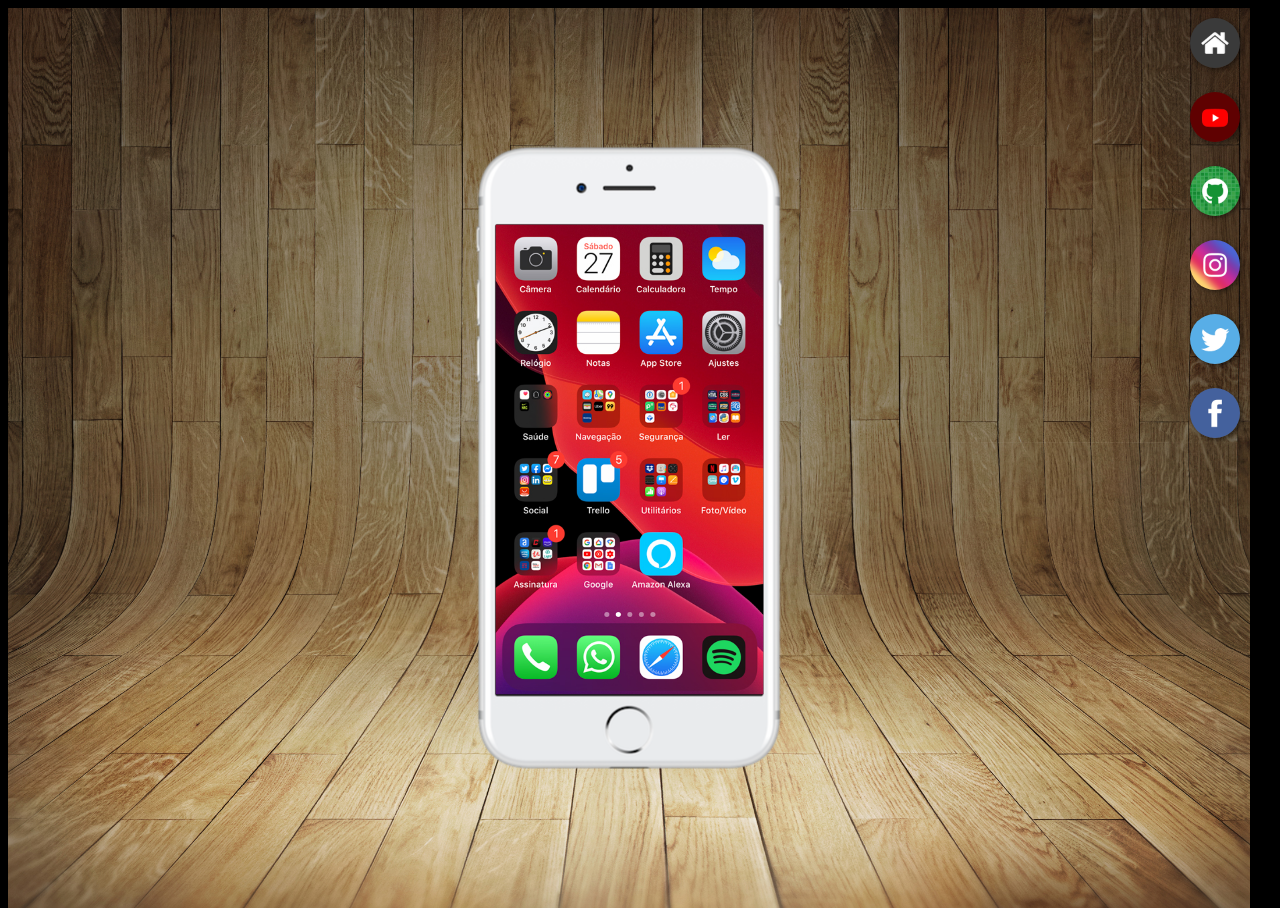
<file: index.html>
<!DOCTYPE html>
<html lang="pt-br">
<head>
    <meta charset="UTF-8">
    <meta name="viewport" content="width=
    , initial-scale=1.0">
    <link rel="shortcut icon" href="favicon.ico" type="image/x-icon">
    <link rel="stylesheet" href="estilos/style.css">
    <title>Projeto Redes Sociais</title>

</head>
<body>
    <main>
        <section id="telefone">
            <iframe src="home.html" name="tela" id="tela" frameborder="0"></iframe>
    

        </section>
        <section id="redes-sociais">
            <a href="home.html" target="tela"><img src="imagens/logo-home.jpg" alt="Home"></a><br>
            <a href="youtube.html" target="tela"><img src="imagens/logo-youtube.jpg" alt="YouTube"></a><br>
            <a href="github.html" target="tela"><img src="imagens/logo-github.jpg" alt="GitHub"></a><br>
            <a href="instagram.html" target="tela"><img src="imagens/logo-instagram.jpg" alt="Instagram"></a><br>
            <a href="twitter.html" target="tela"><img src="imagens/logo-twitter.jpg" alt="Twitter"></a><br>
            <a href="facebook.html" target="tela"><img src="imagens/logo-facebook.jpg" alt="Facebook"></a><br>



    </main>   
    
</body>
</html>
</file>
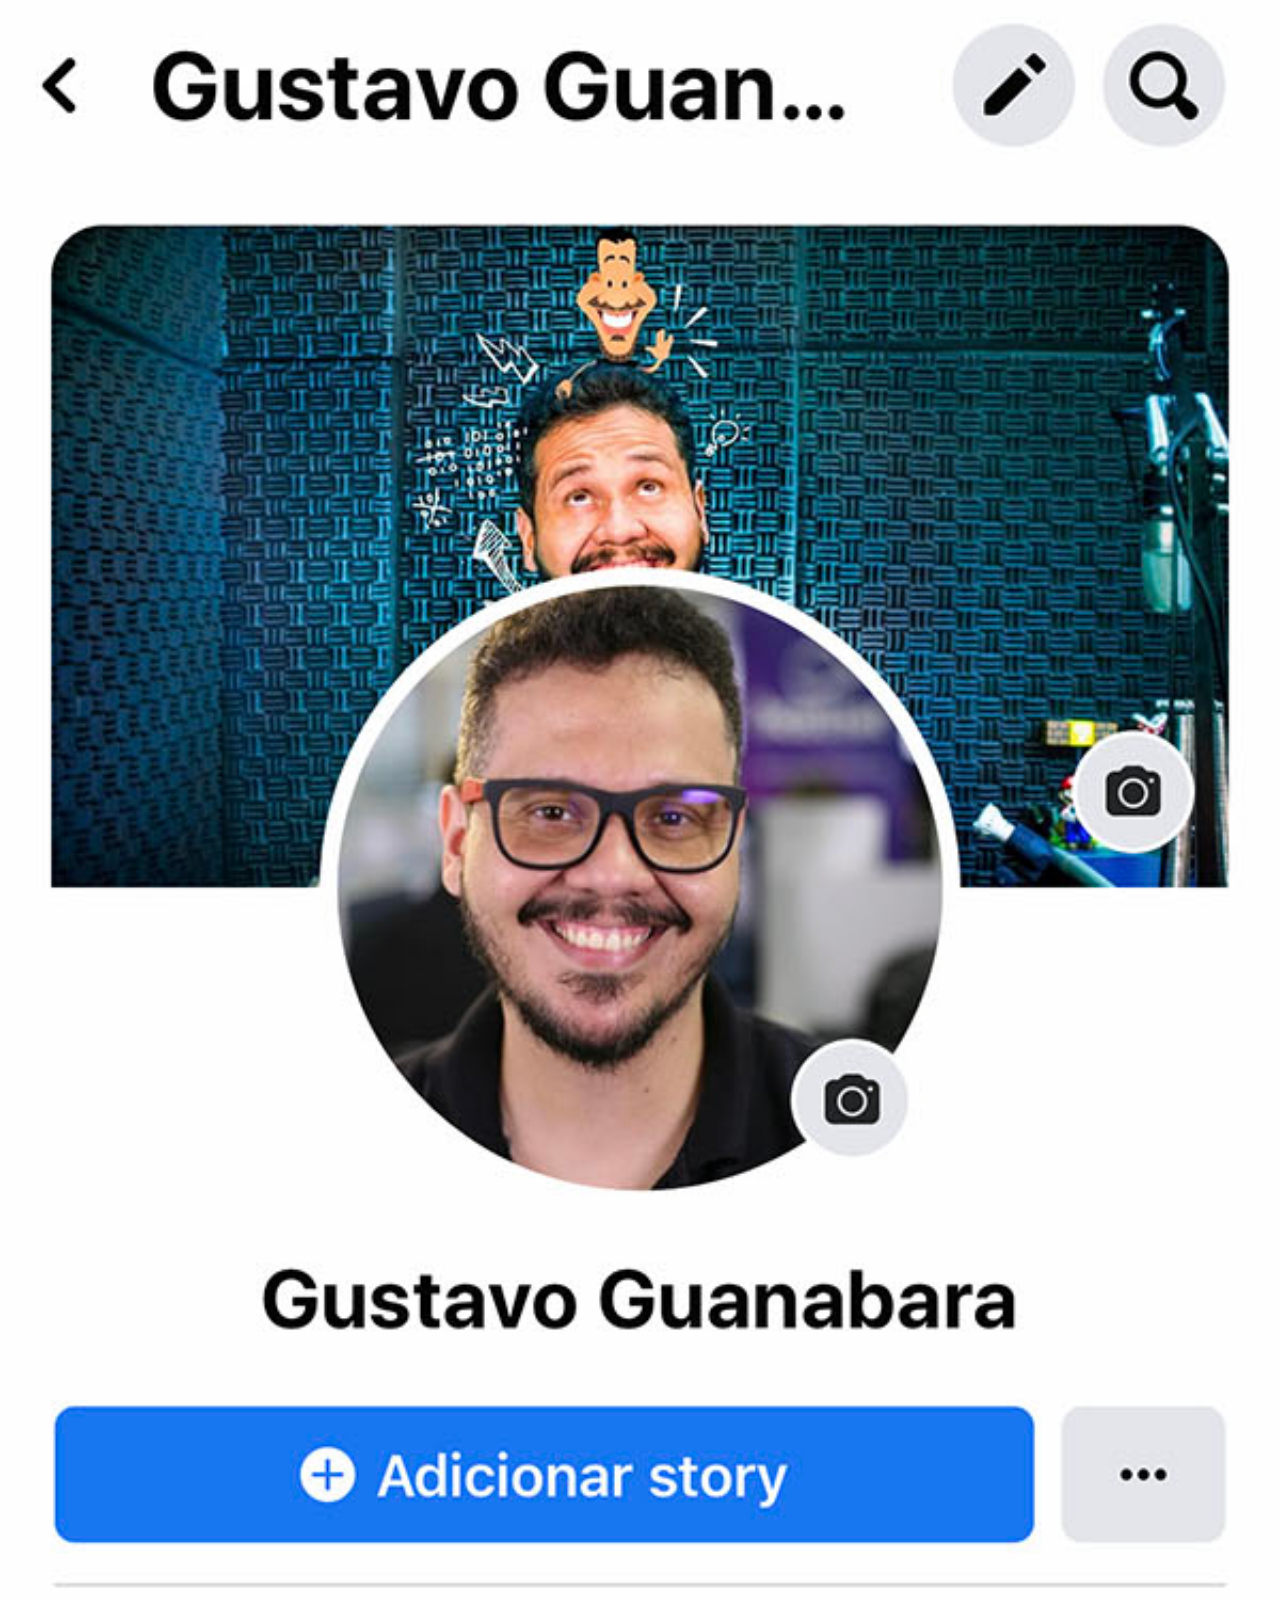
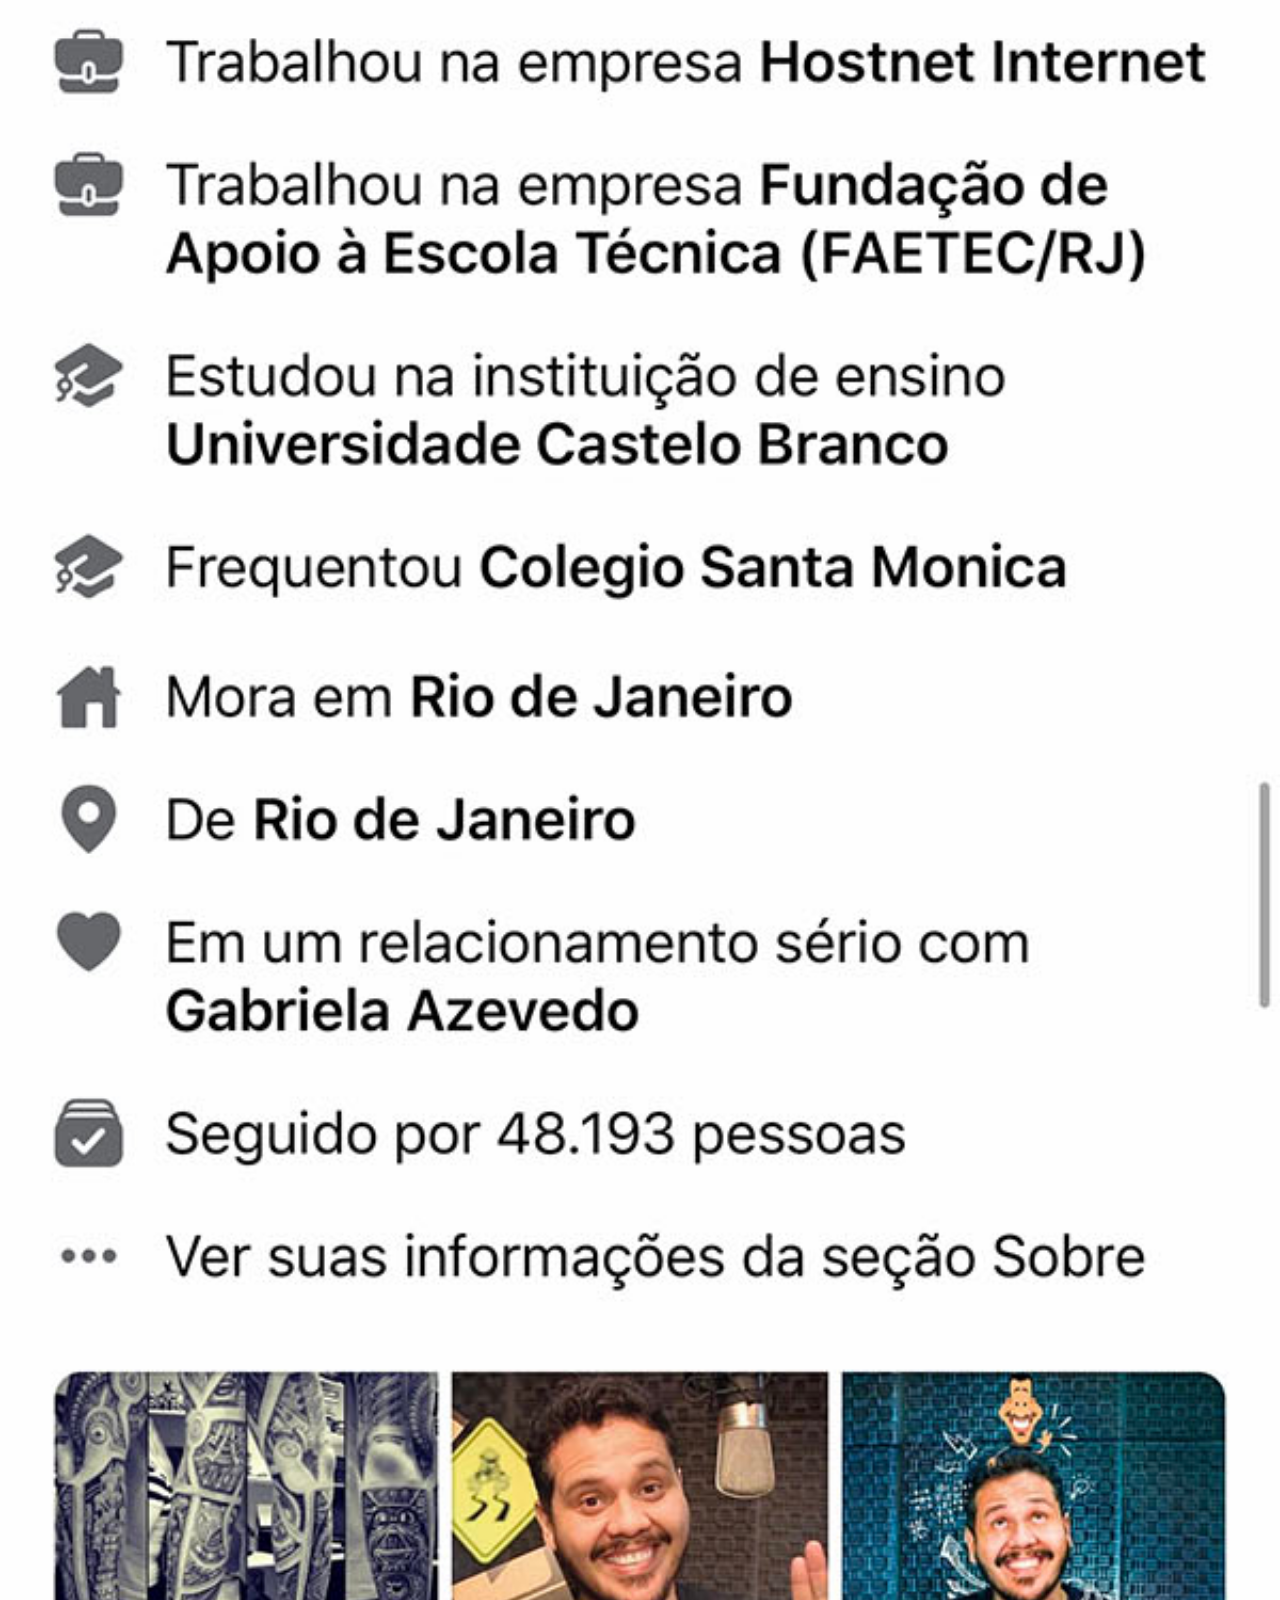
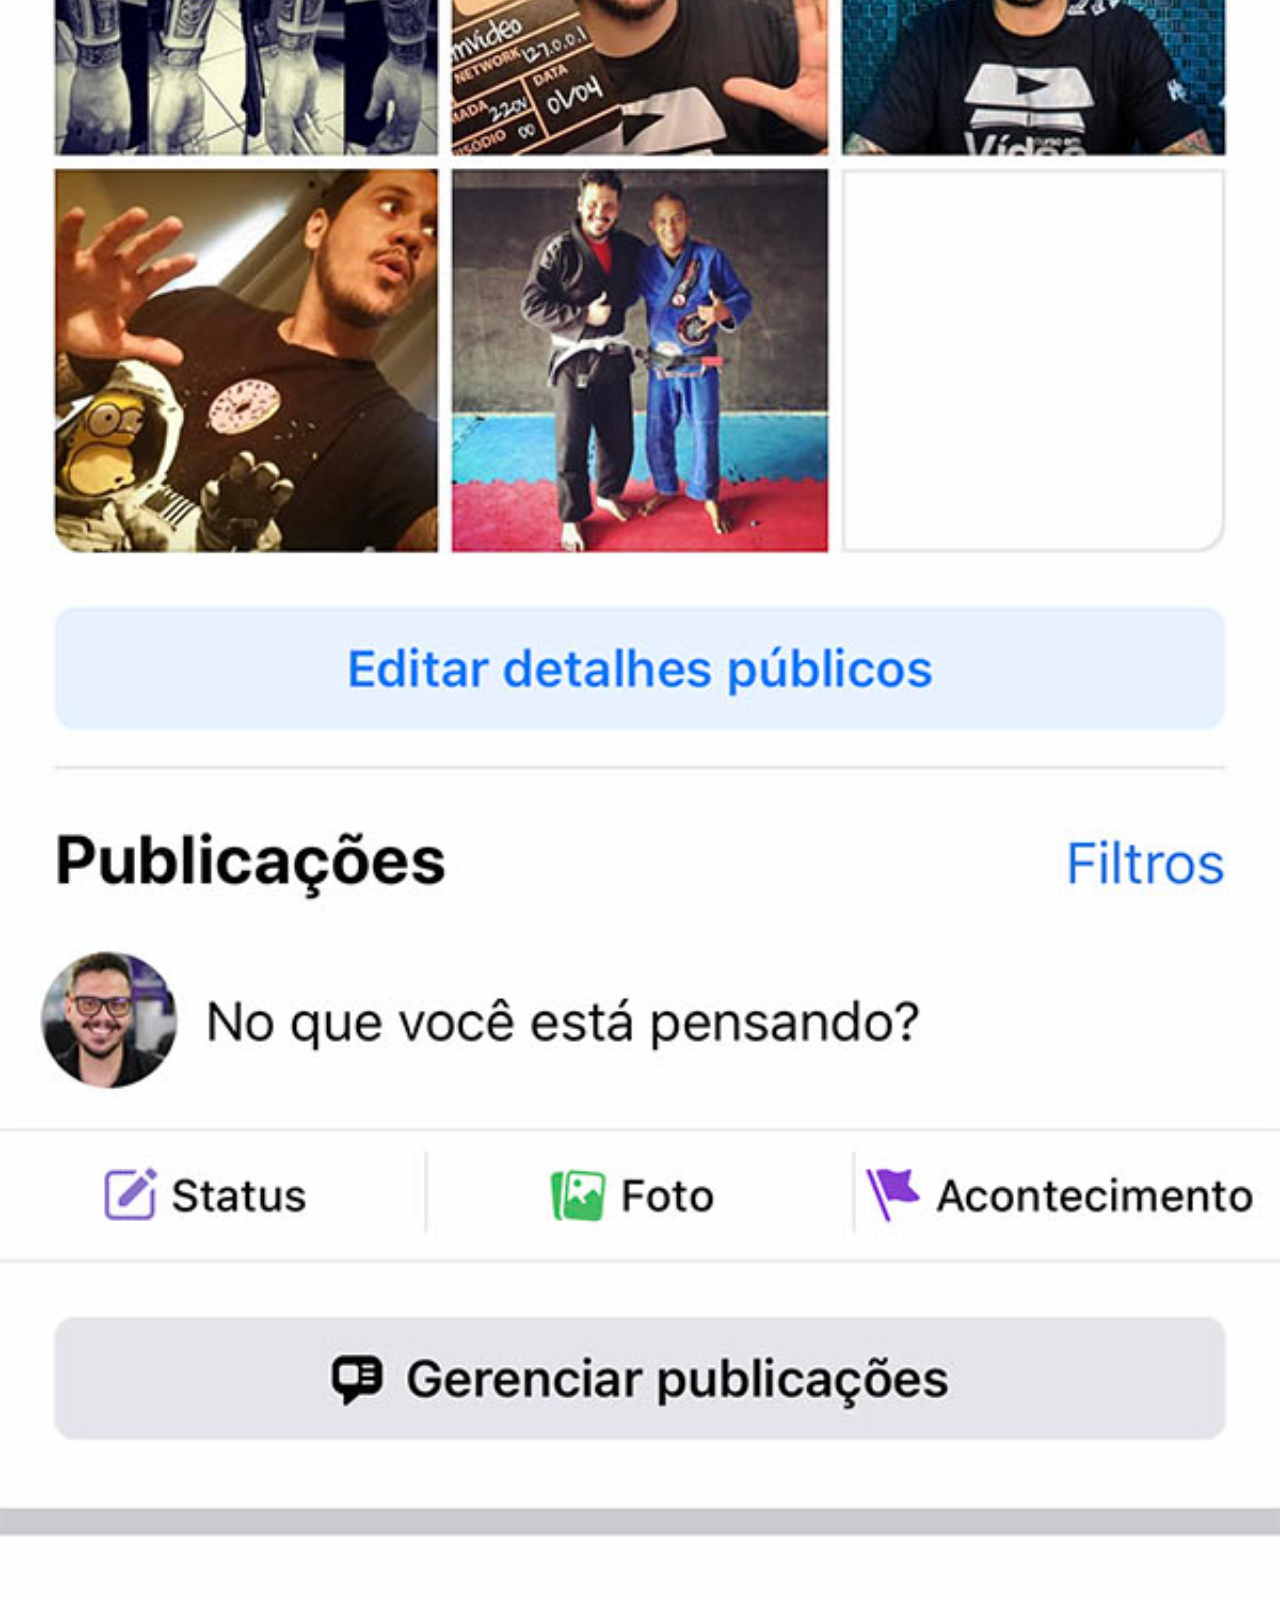
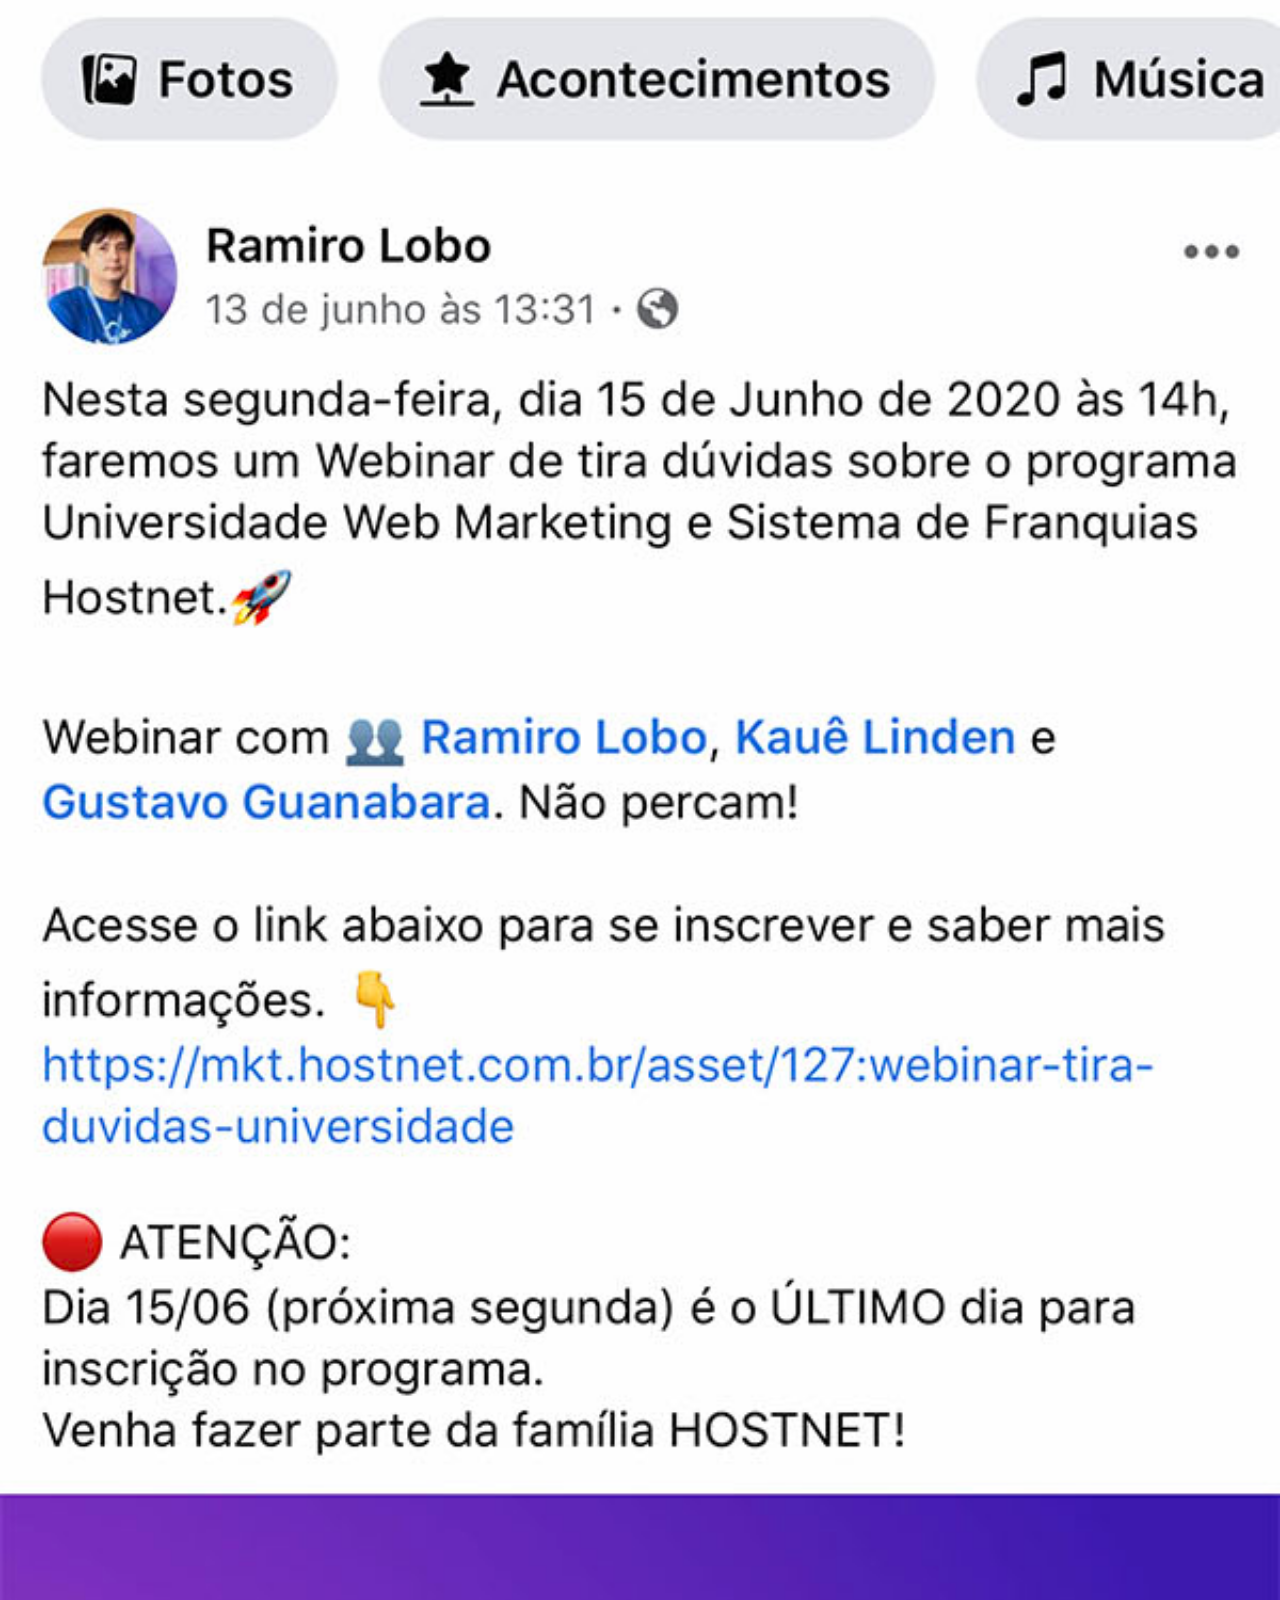
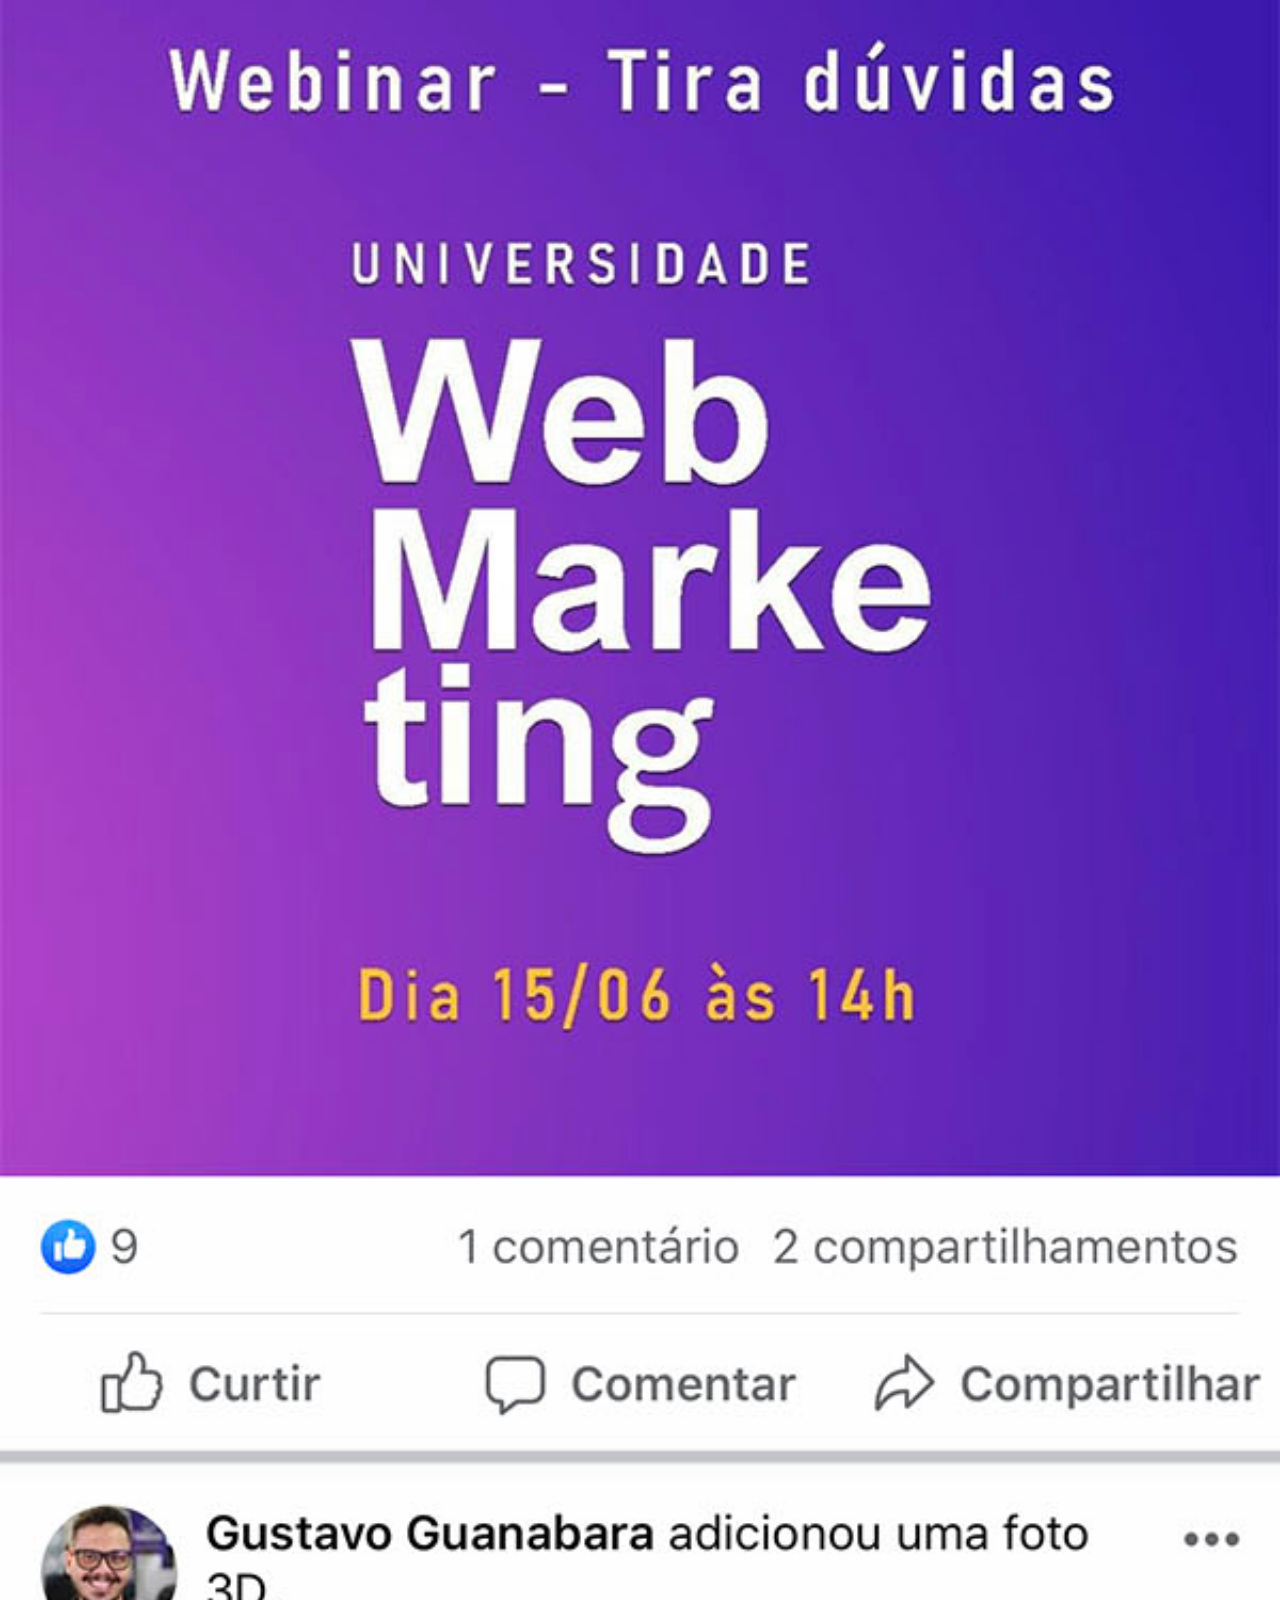
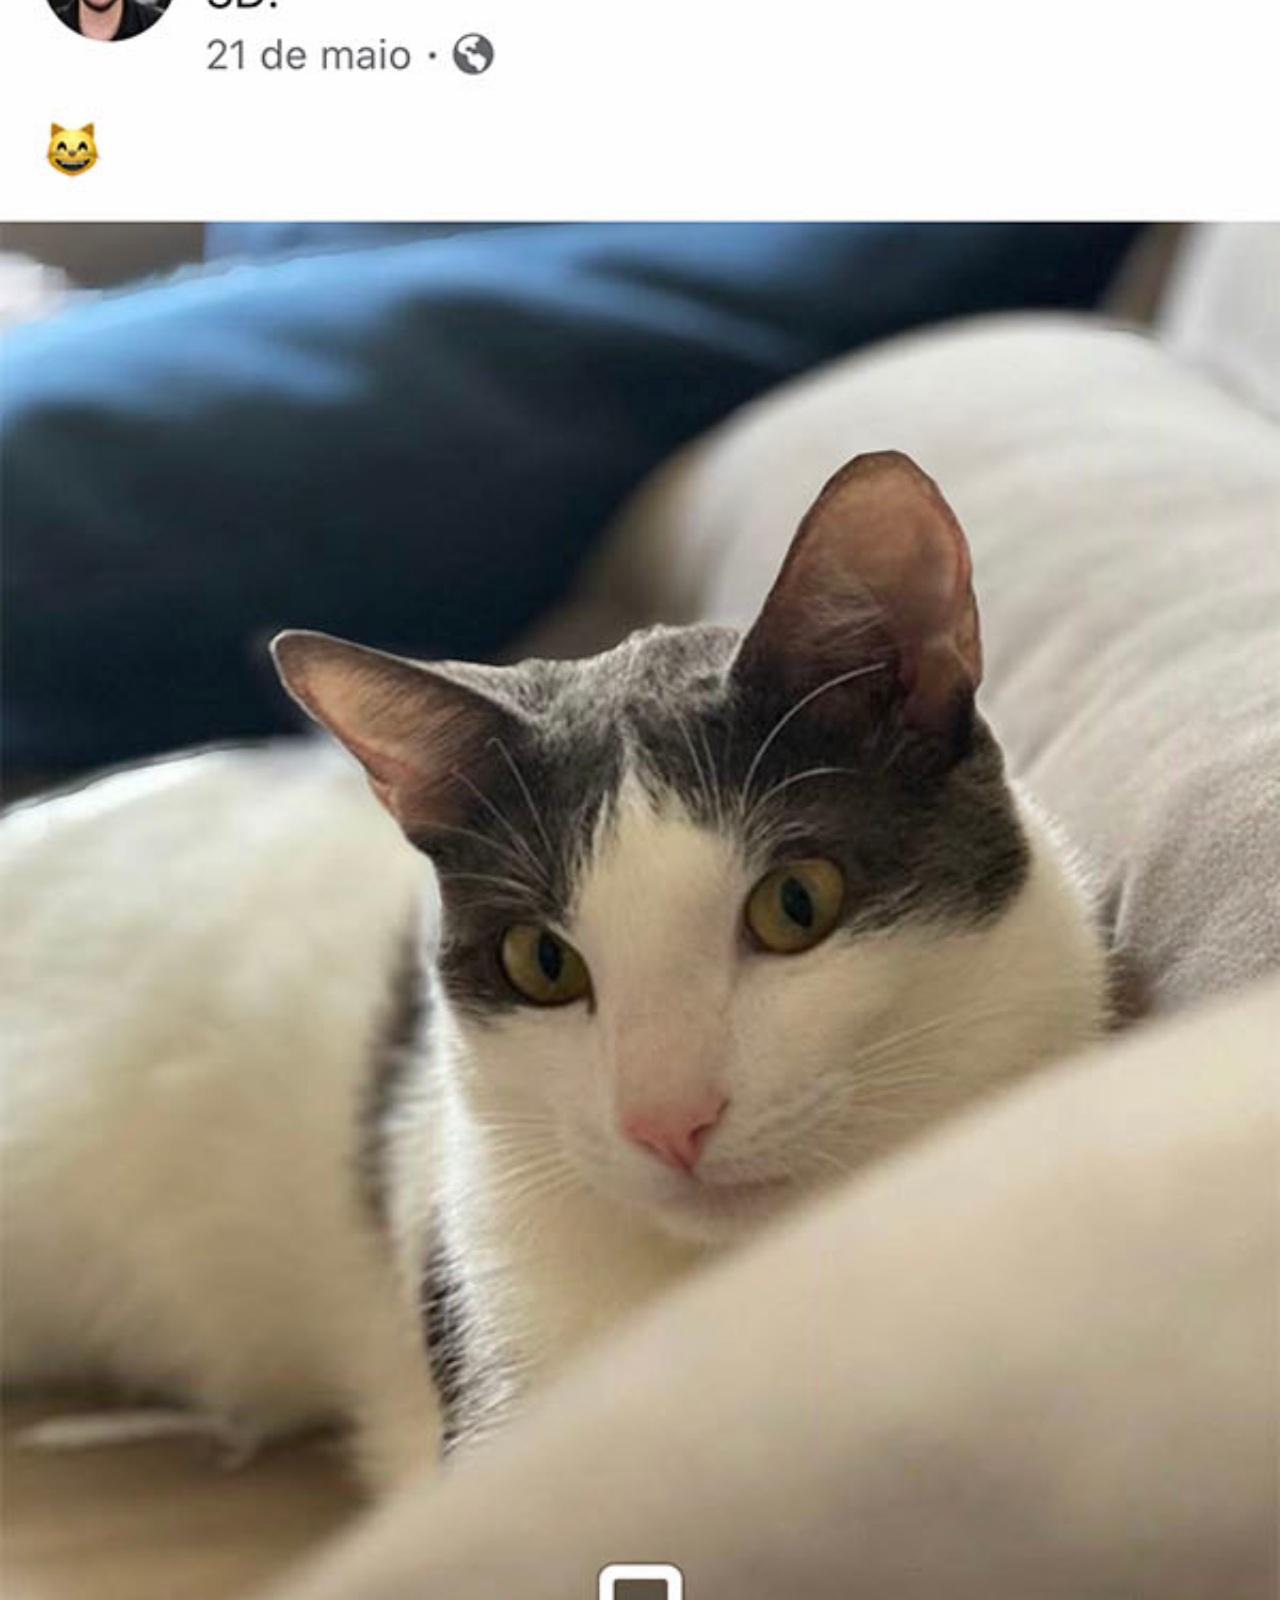
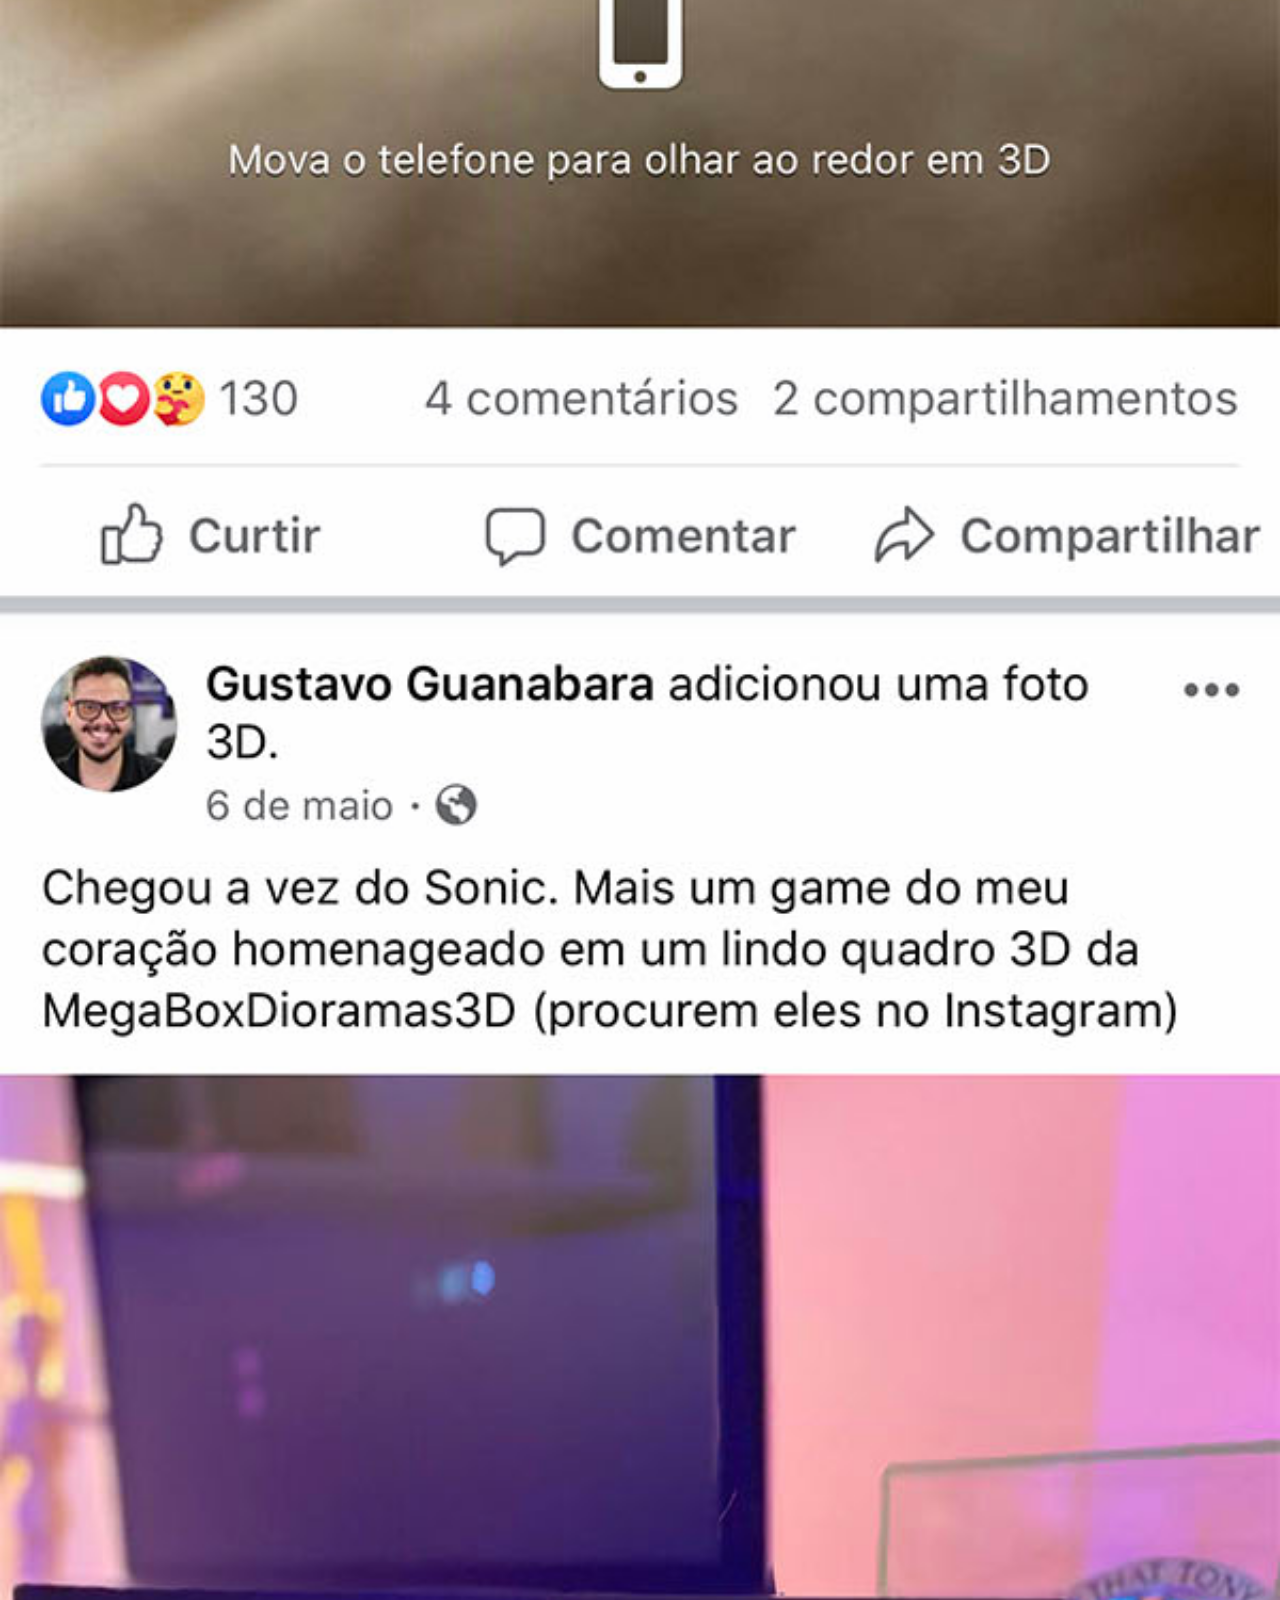
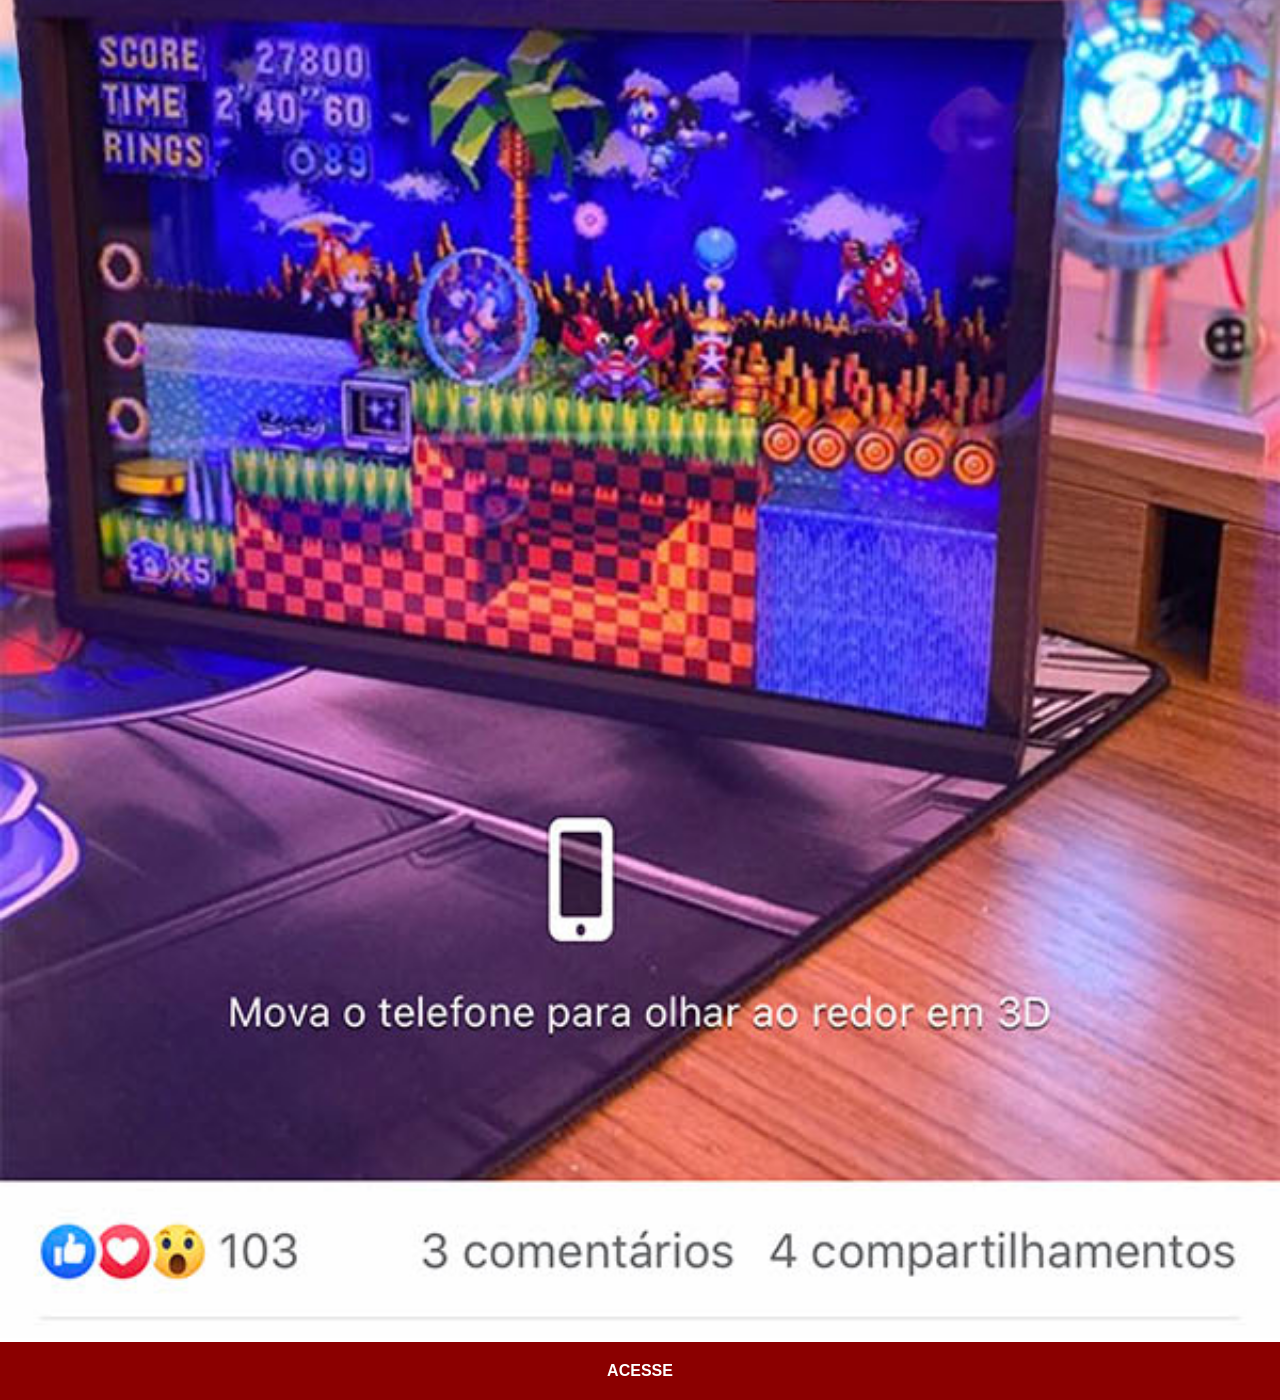
<file: facebook.html>
<!DOCTYPE html>
<html lang="pt-br">
<head>
    <meta charset="UTF-8">
    <meta name="viewport" content="width=device-width, initial-scale=1.0">
    <title>Facebook</title>
    <link rel="stylesheet" href="estilos/social.css">
</head>
<body>
    <img src="imagens/tela-facebook.jpg" alt="Facebook">
    <a href="#">ACESSE</a>
    
</body>
</html>
</file>
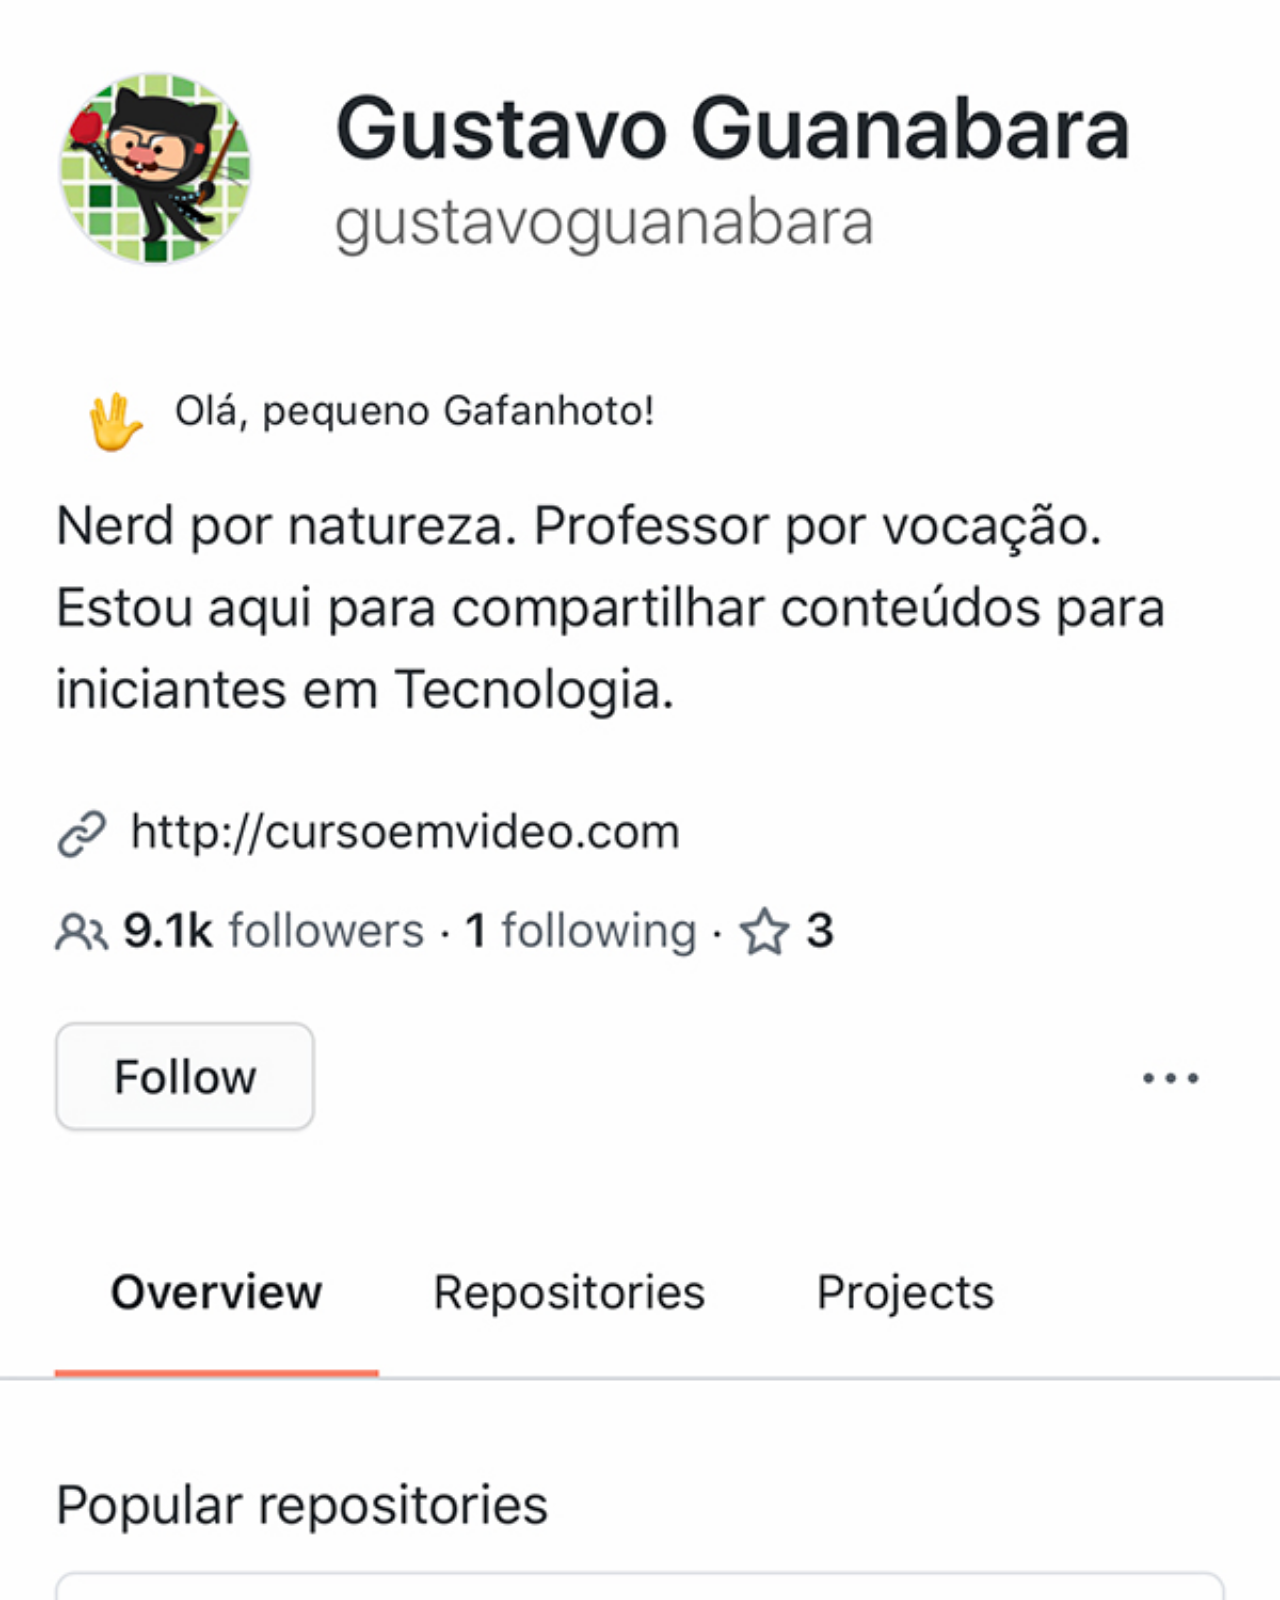
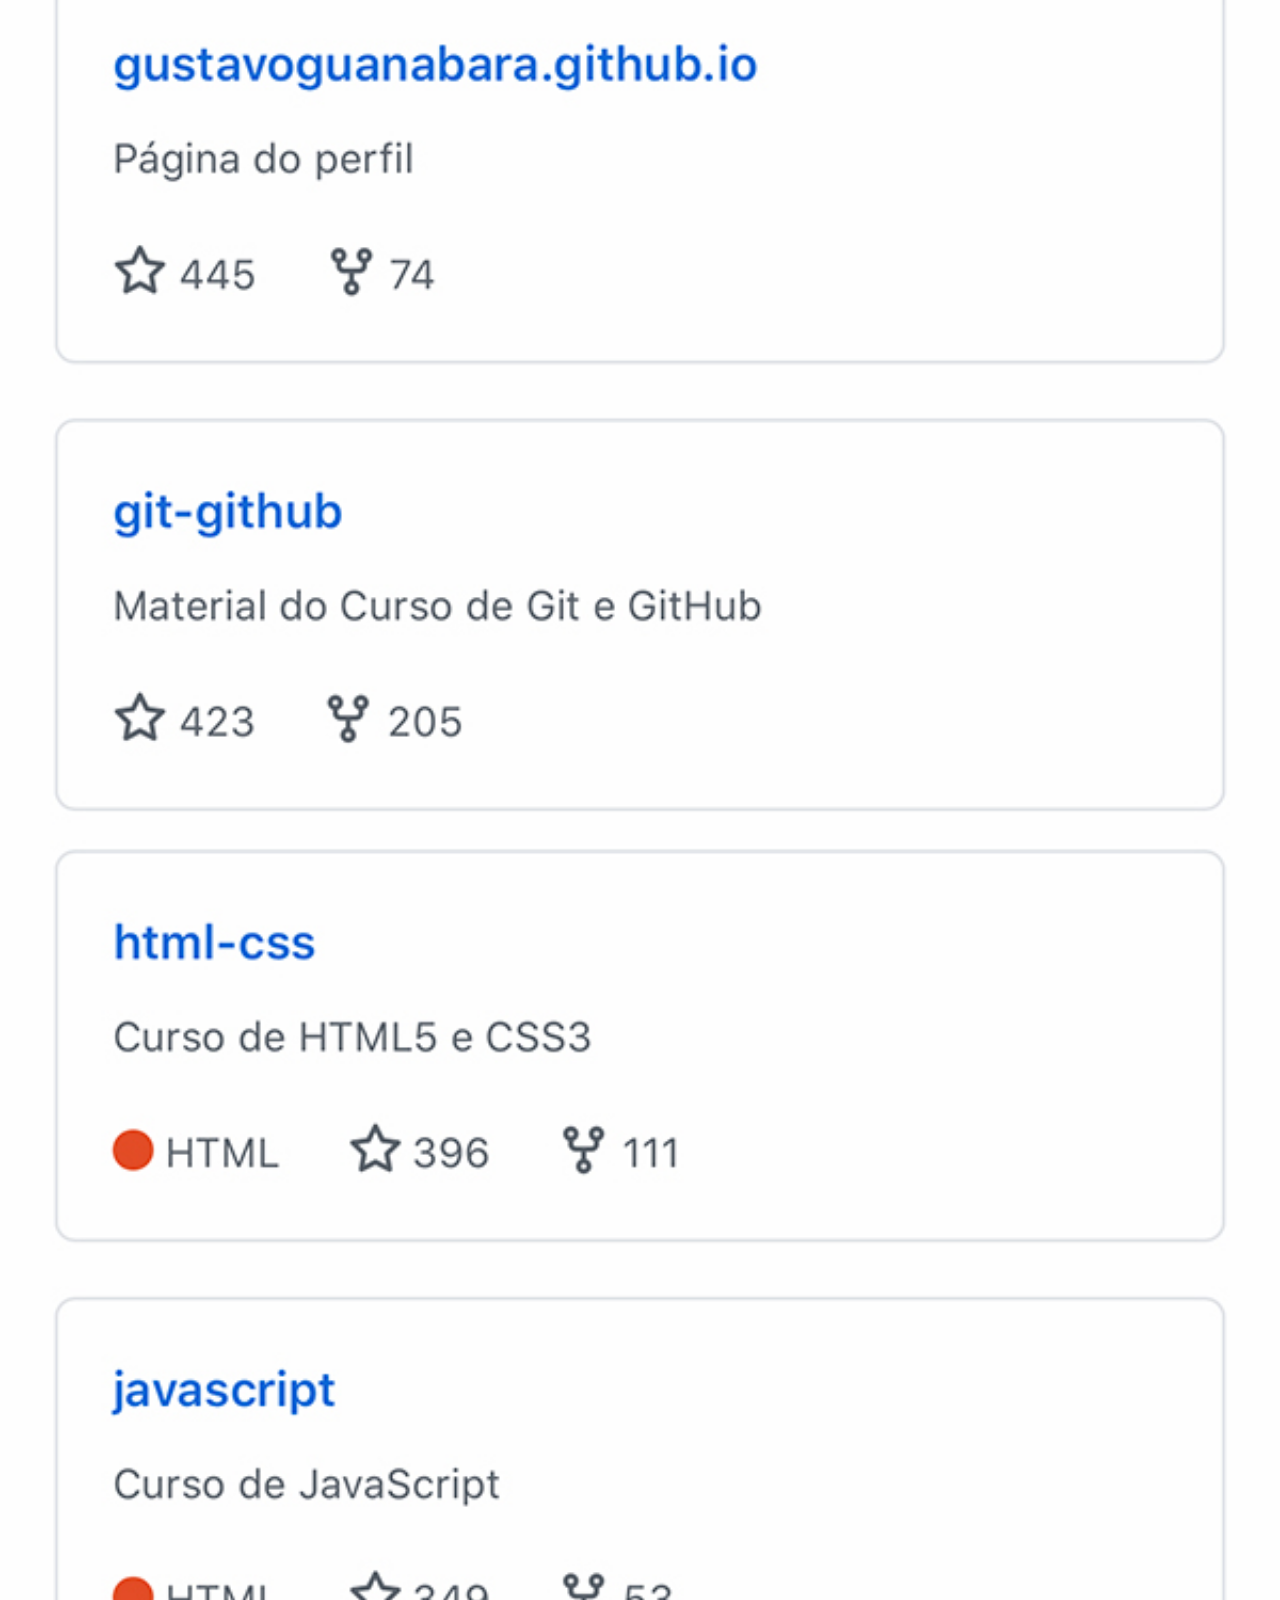
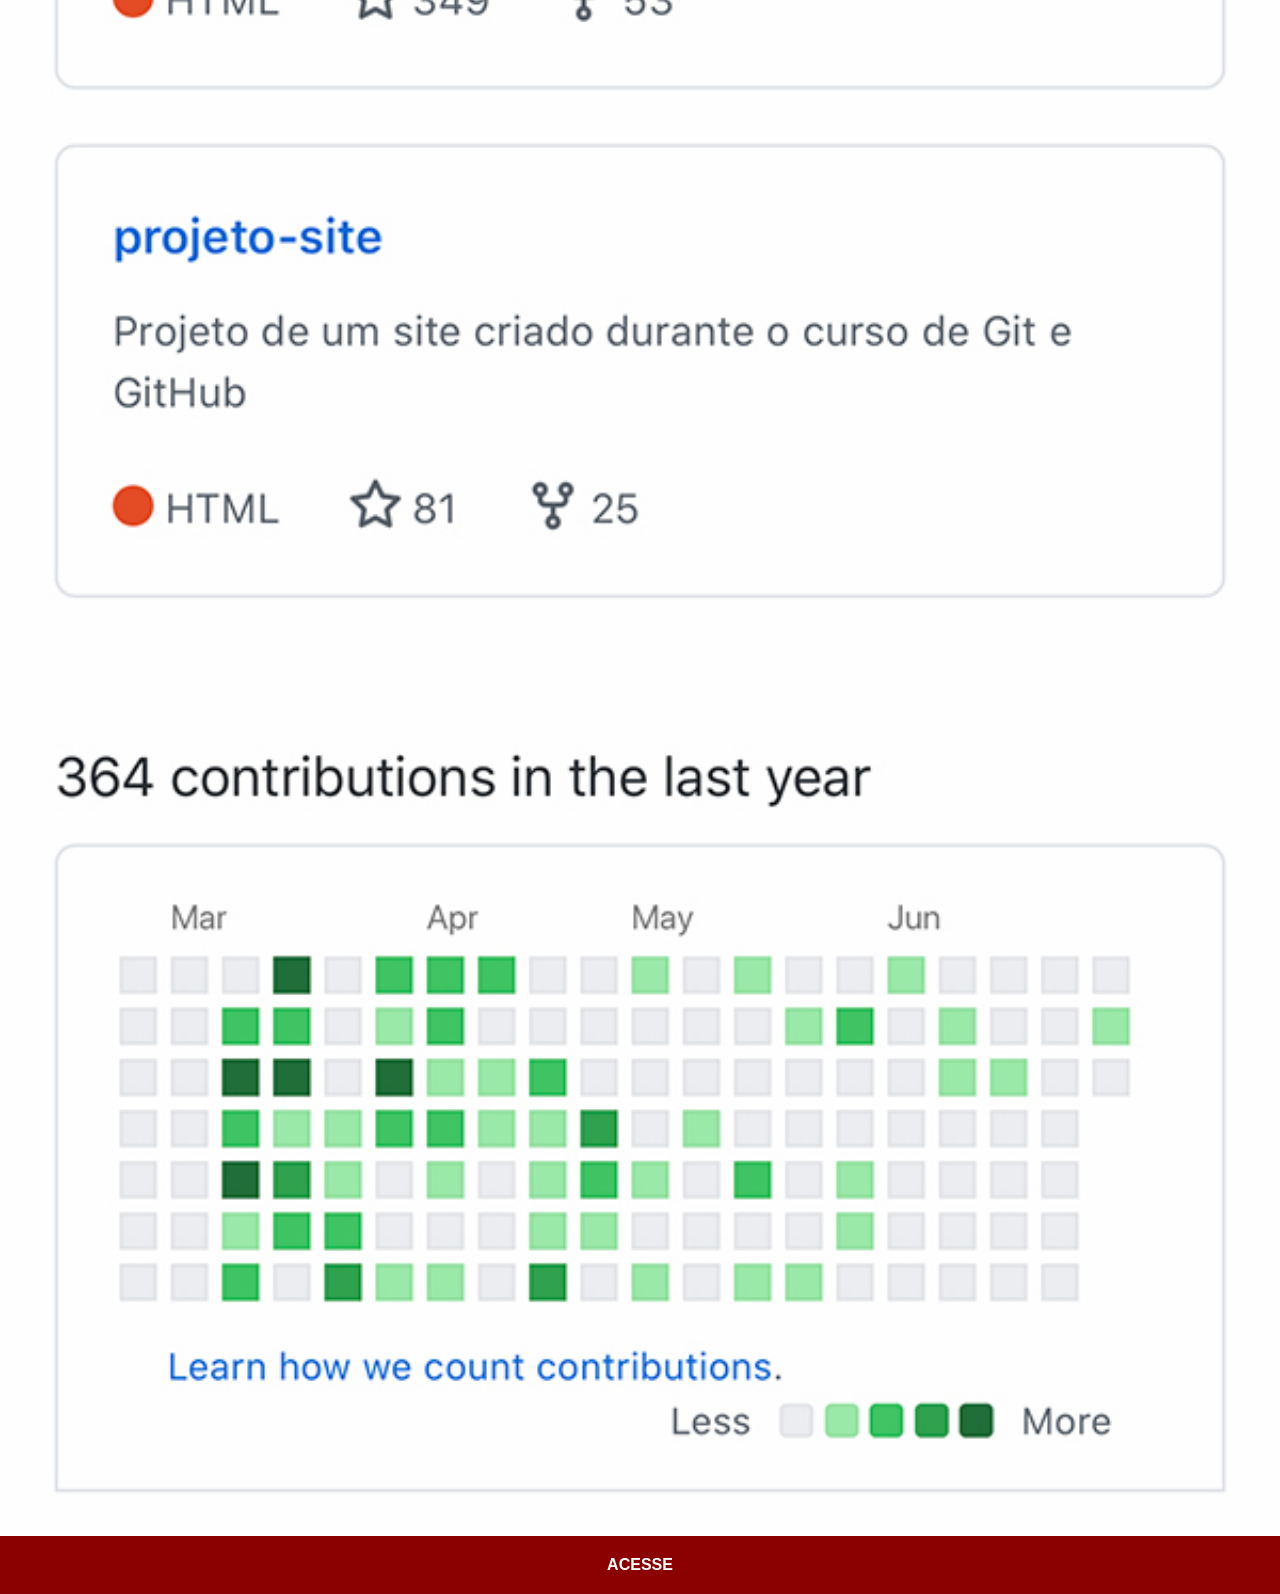
<file: github.html>
<!DOCTYPE html>
<html lang="pt-br">
<head>
    <meta charset="UTF-8">
    <meta name="viewport" content="width=device-width, initial-scale=1.0">
    <title>GitHub</title>
    <link rel="stylesheet" href="estilos/social.css">
</head>
<body>
    <img src="imagens/tela-github.jpg" alt="GitHub">
    <a href="#">ACESSE</a>
    
</body>
</html>
</file>
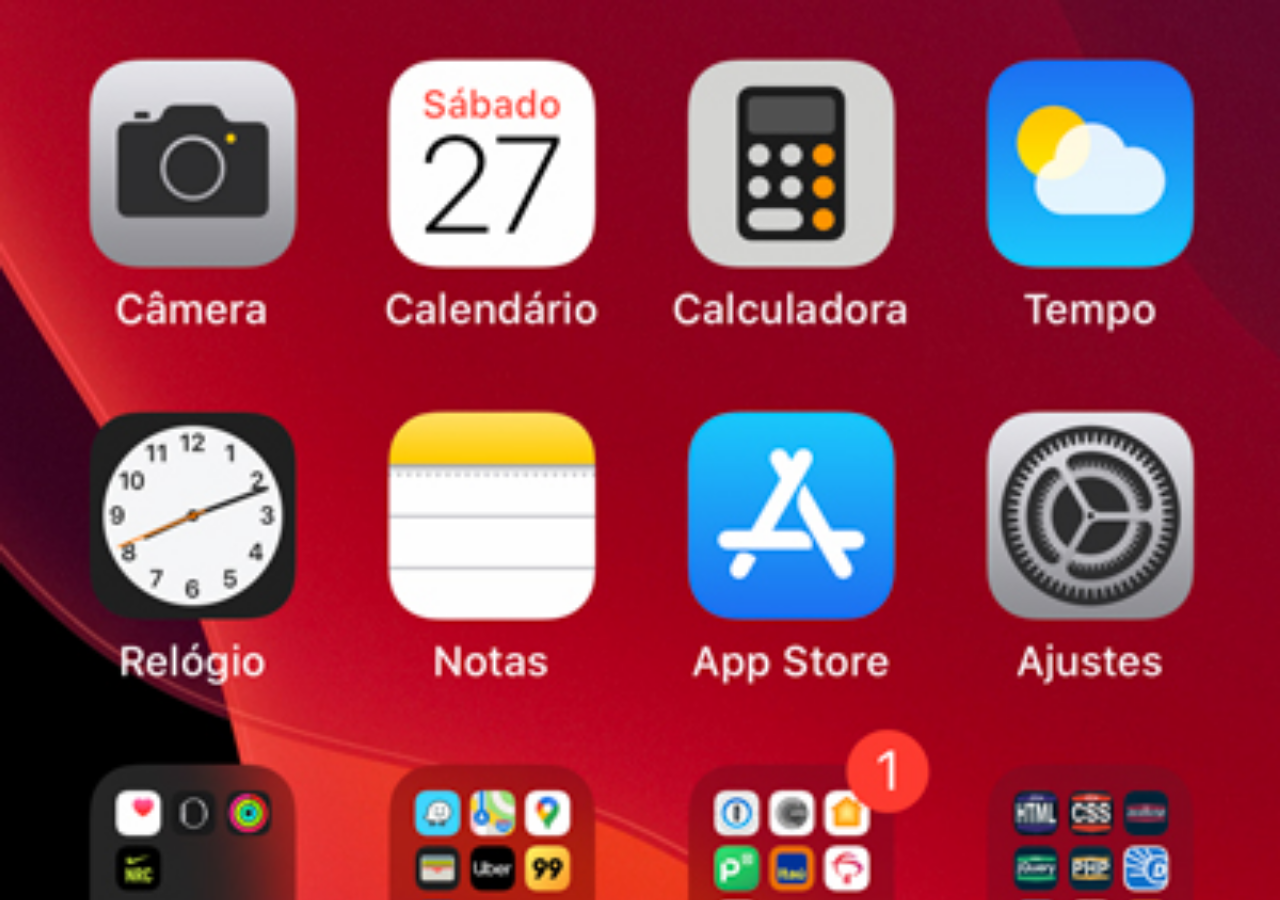
<file: home.html>
<!DOCTYPE html>
<html lang="pt-br">
<head>
    <meta charset="UTF-8">
    <meta name="viewport" content="width=device-width, initial-scale=1.0">
    <title>home</title>
    <style>
        * {
            padding: 0px;
            margin: 0px;
        }

        body {
            width: 100vw;
            height: 100vh;
            background: black url('imagens/tela-home.jpg') no-repeat top center ;
            background-size: cover;
        }
    </style>
</head>
<body>
    
</body>
</html>
</file>
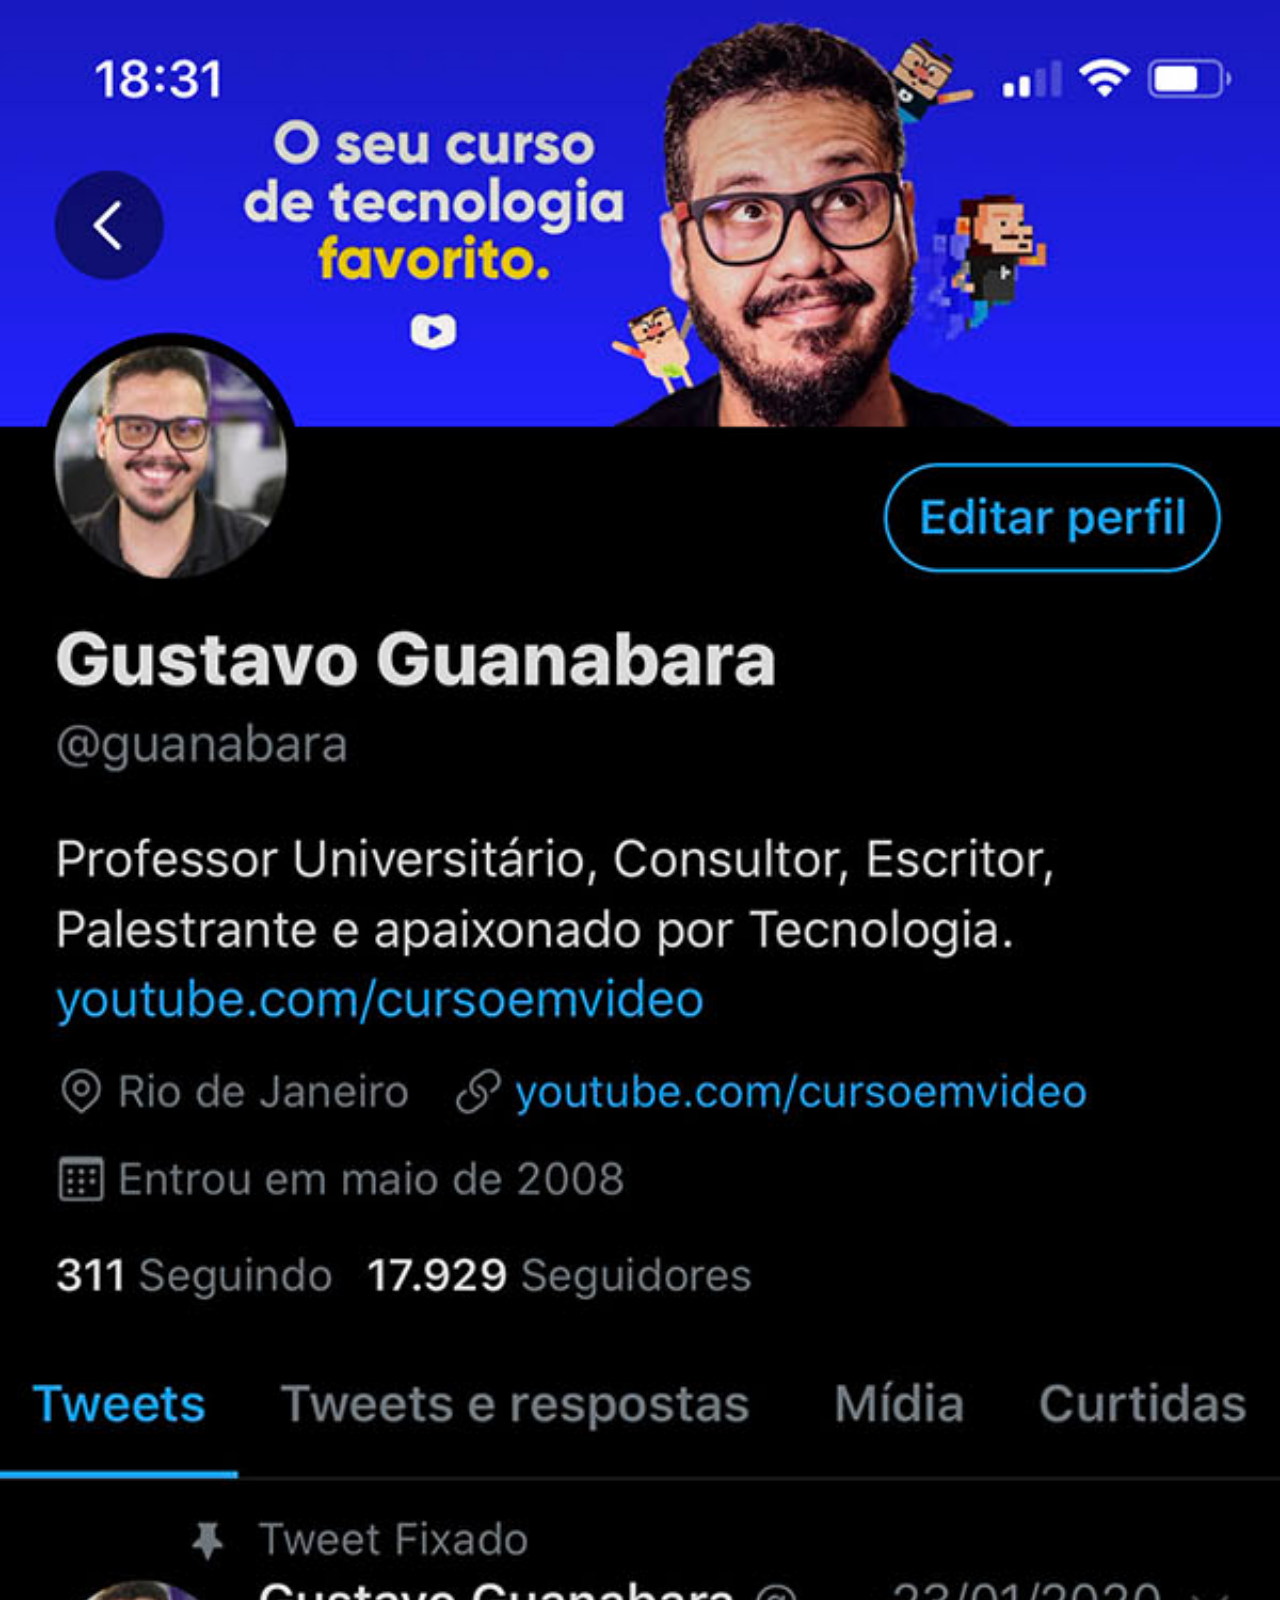
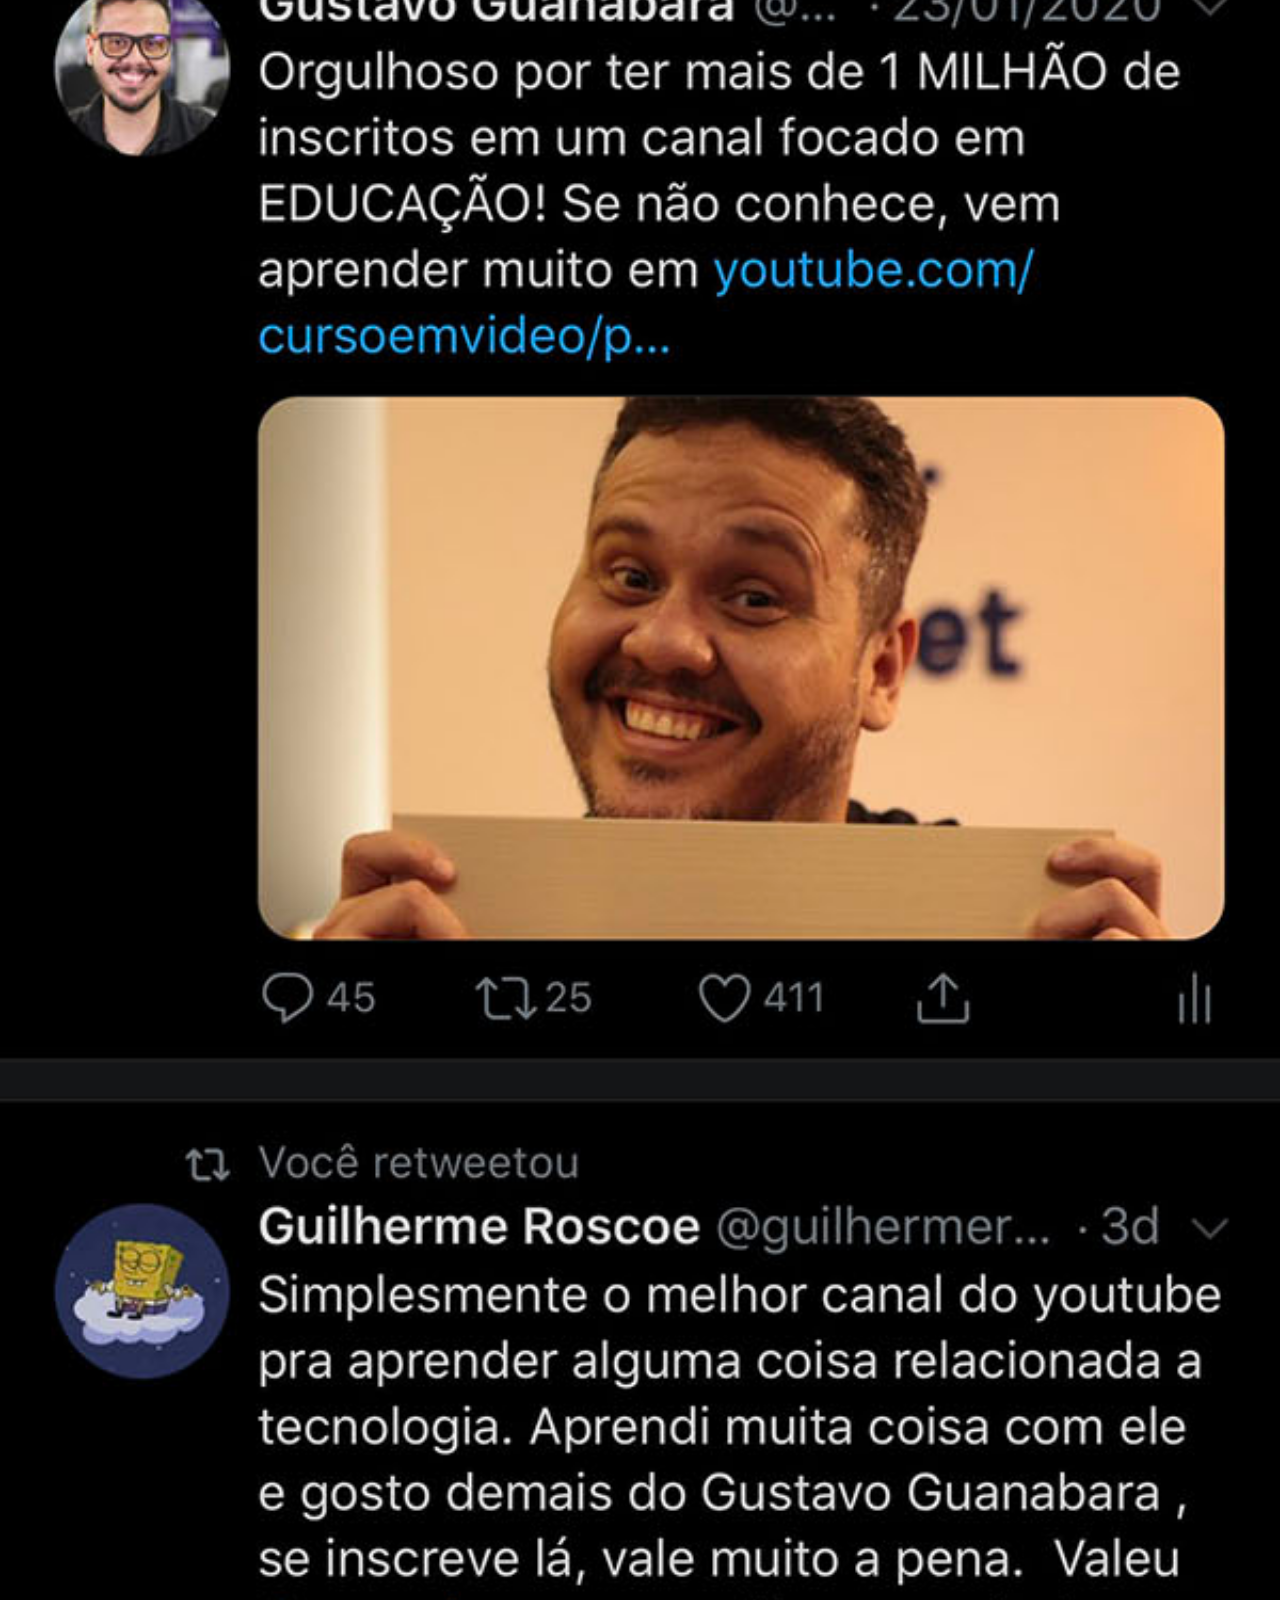
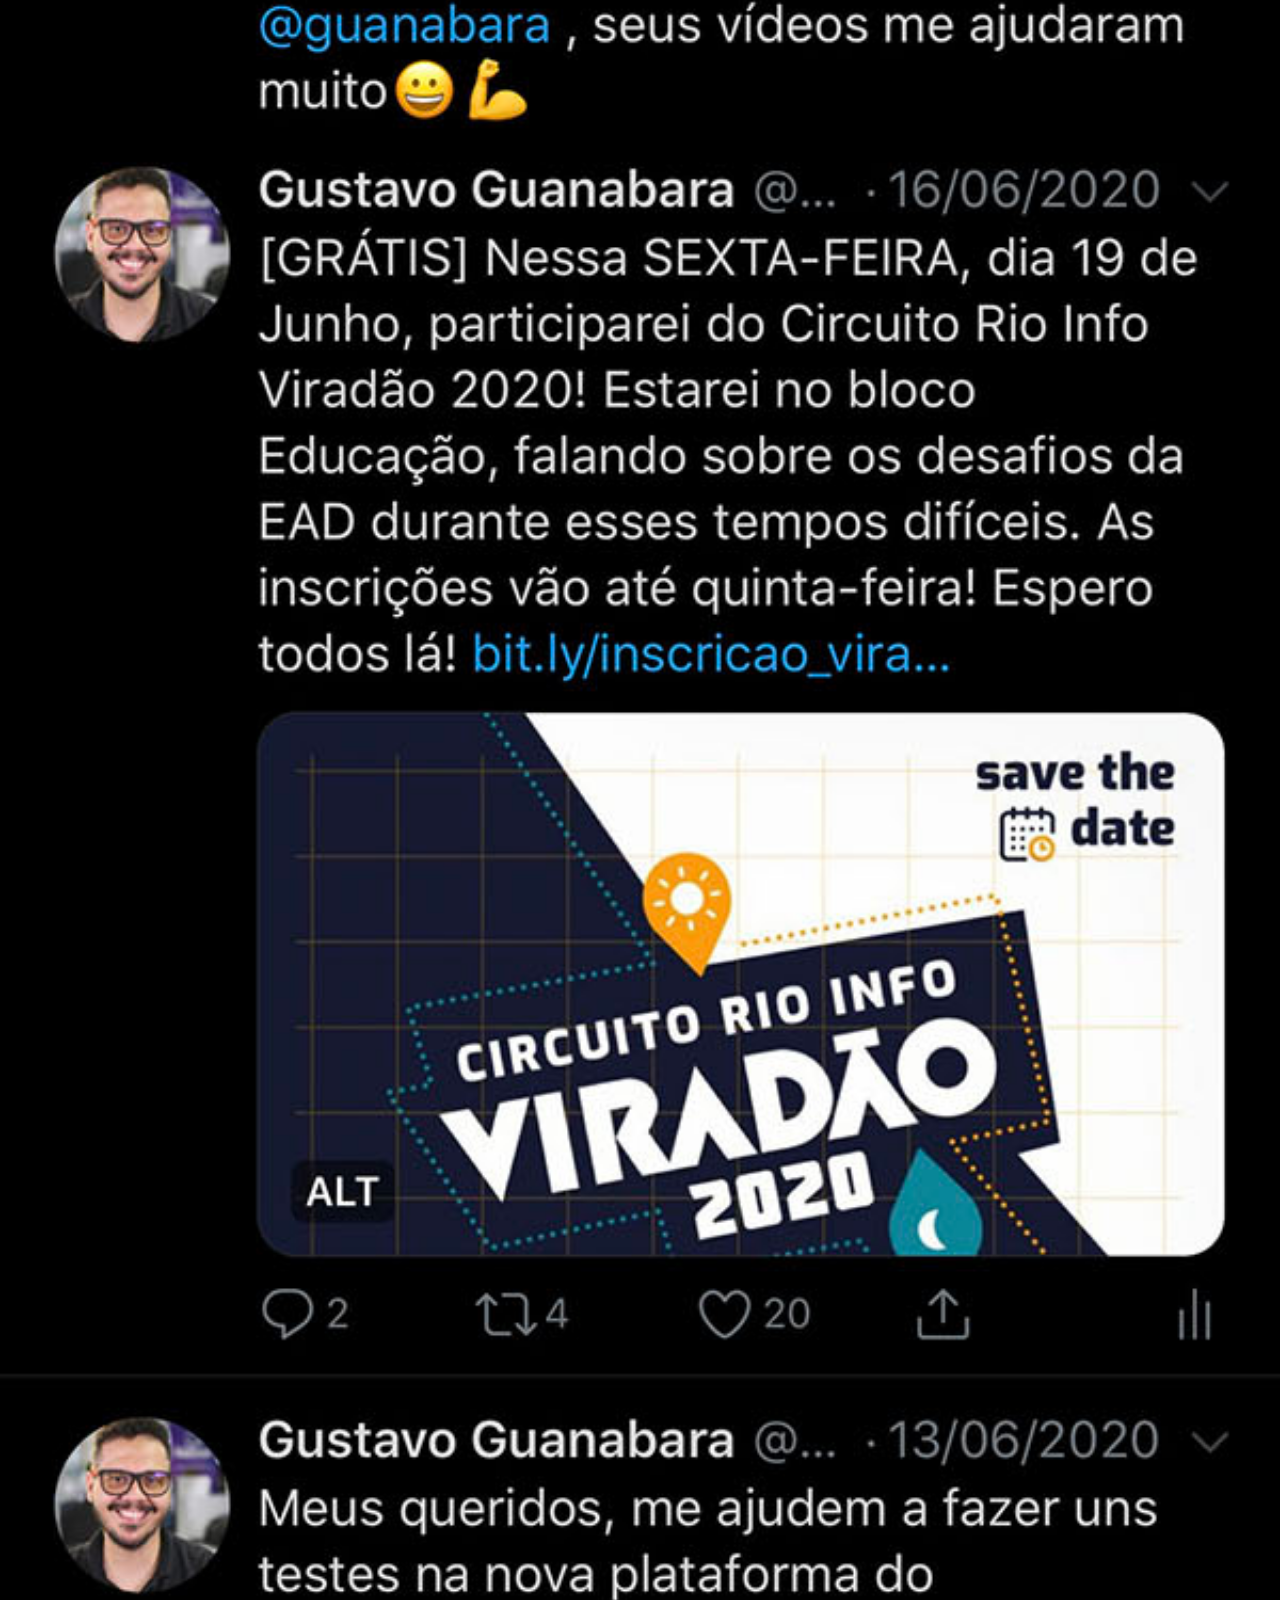
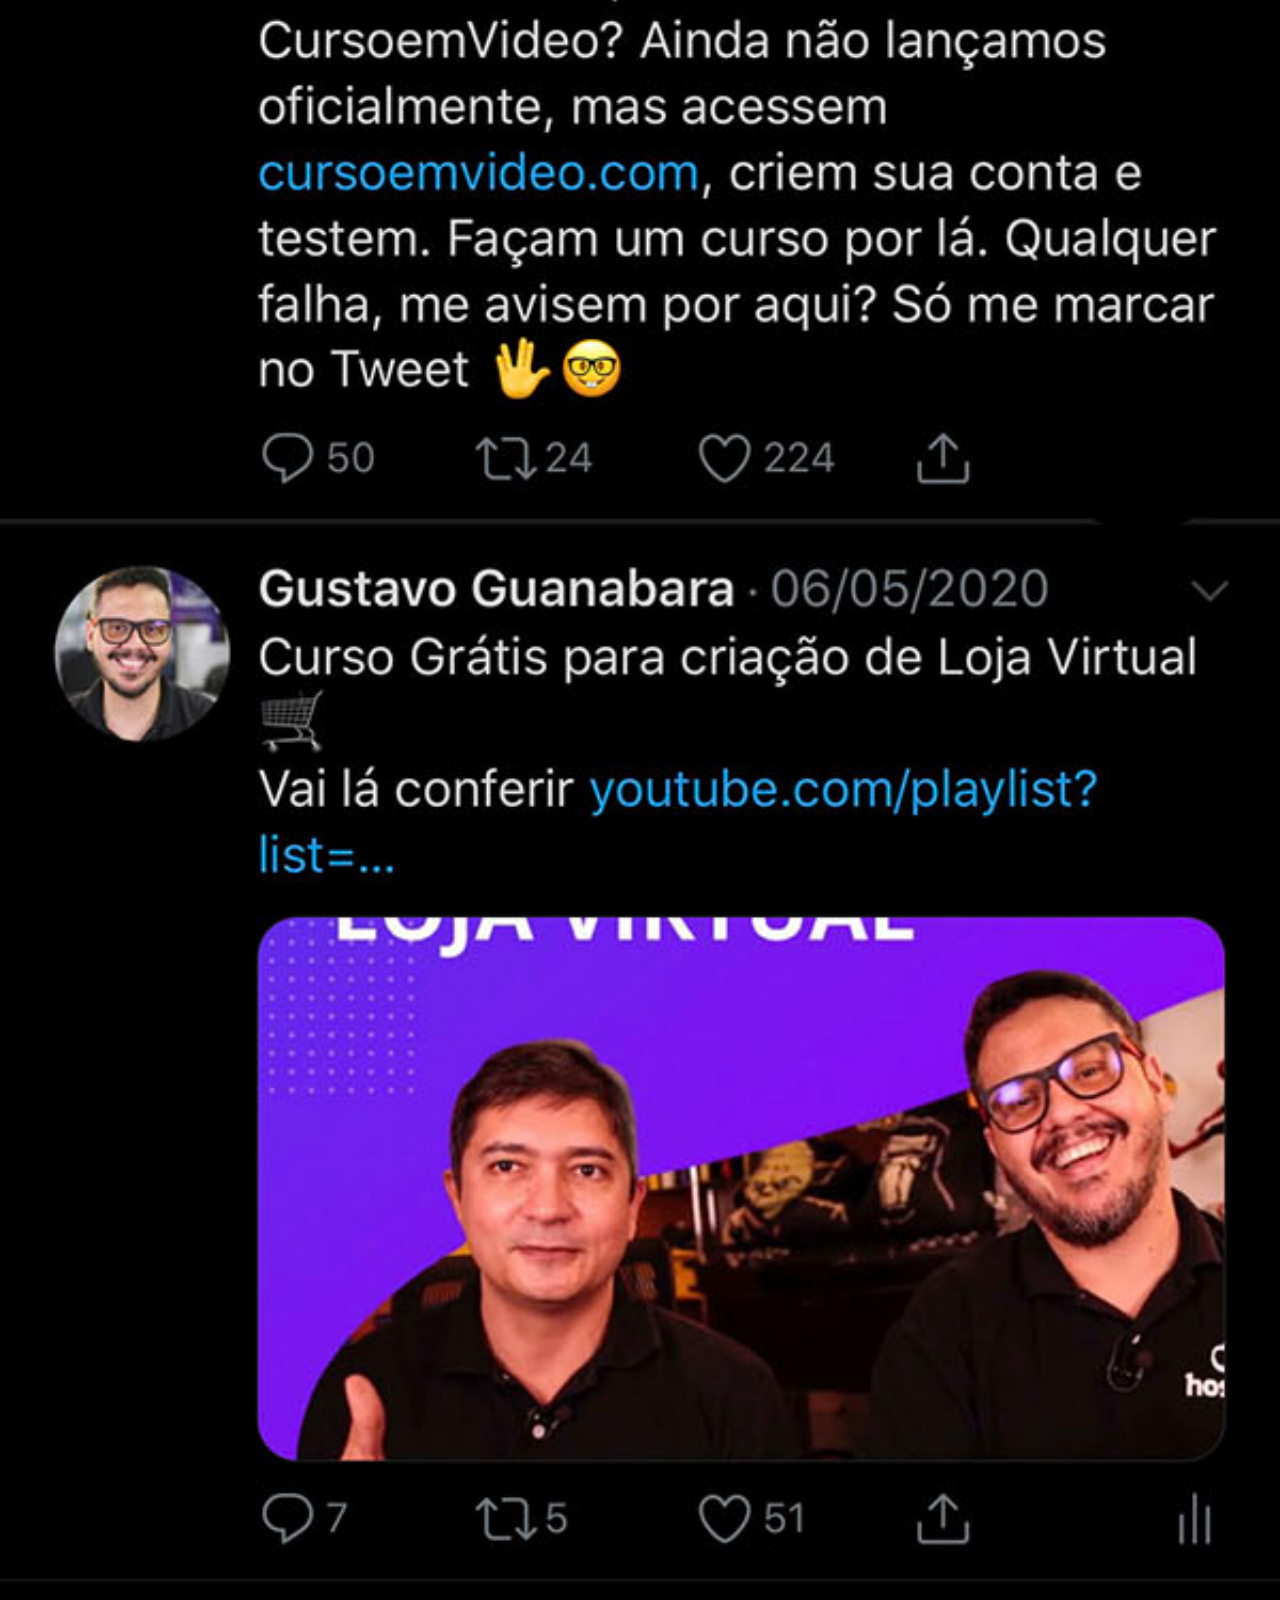
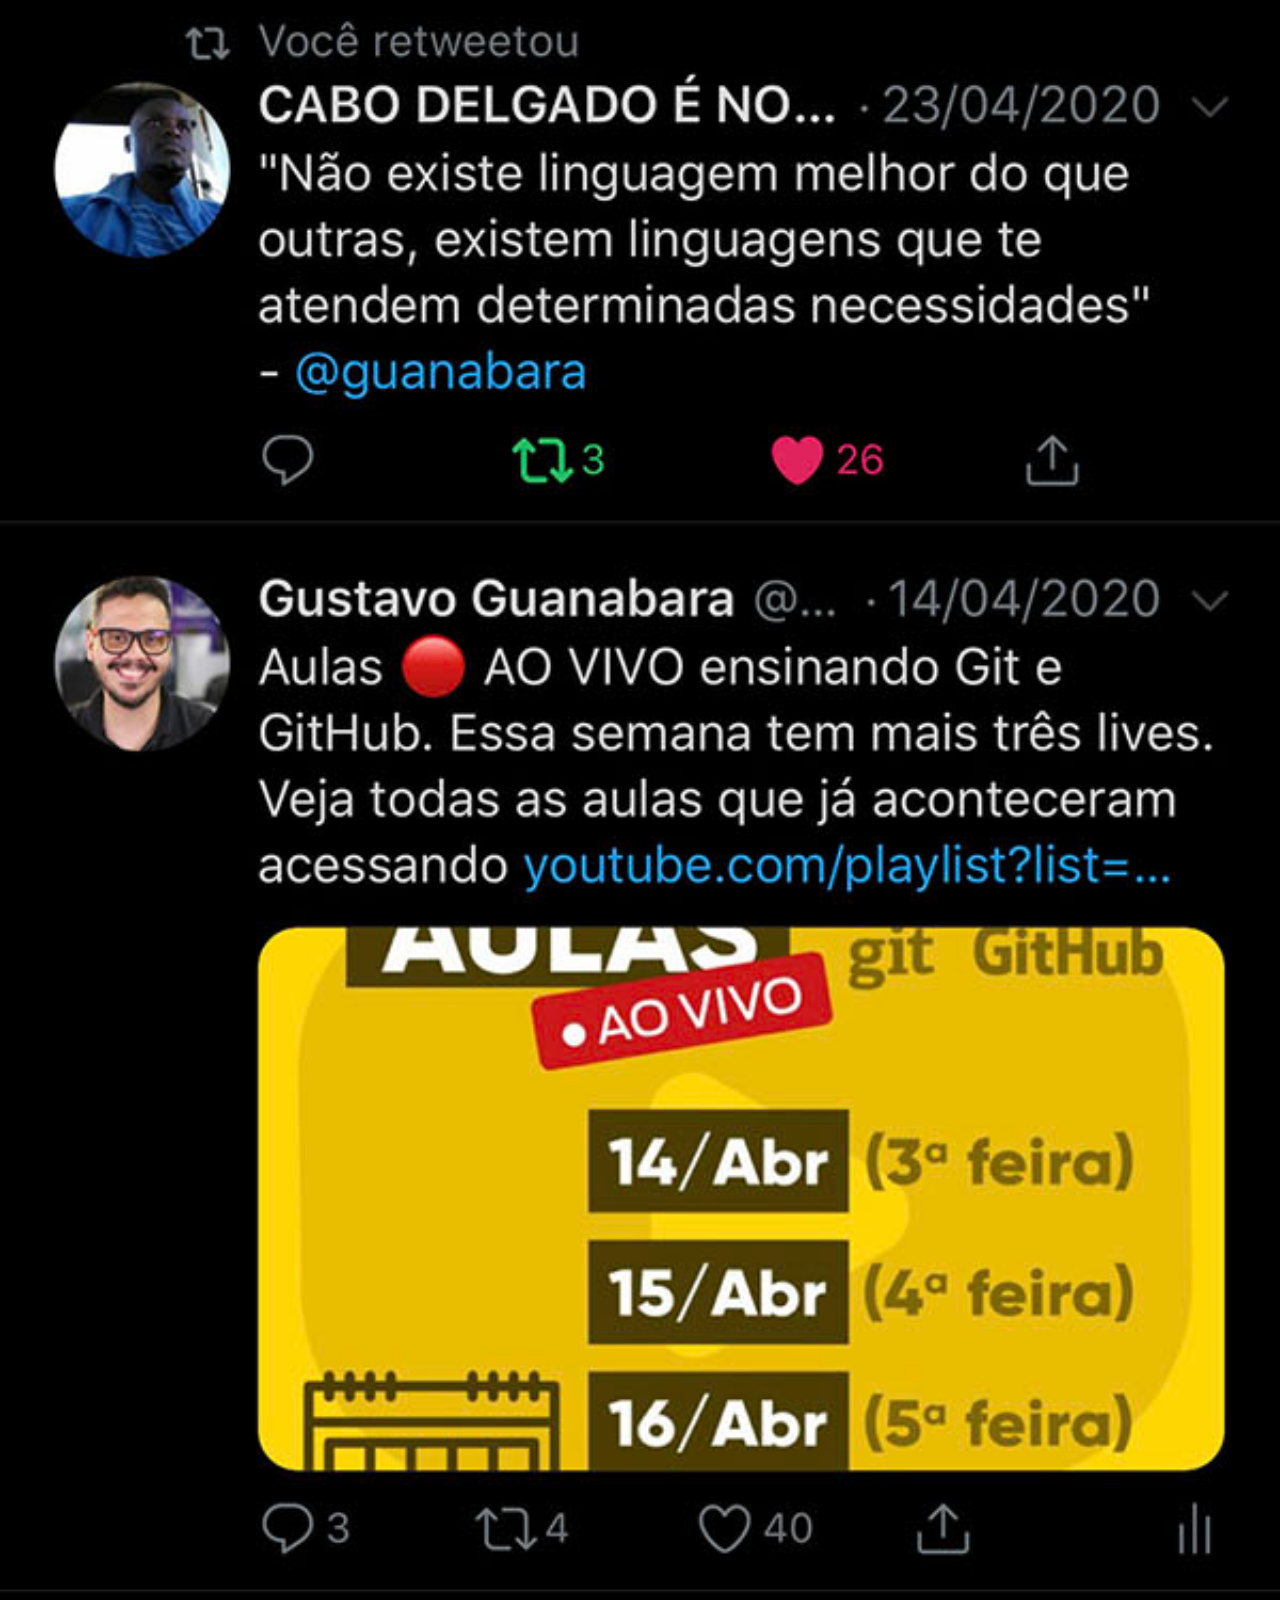
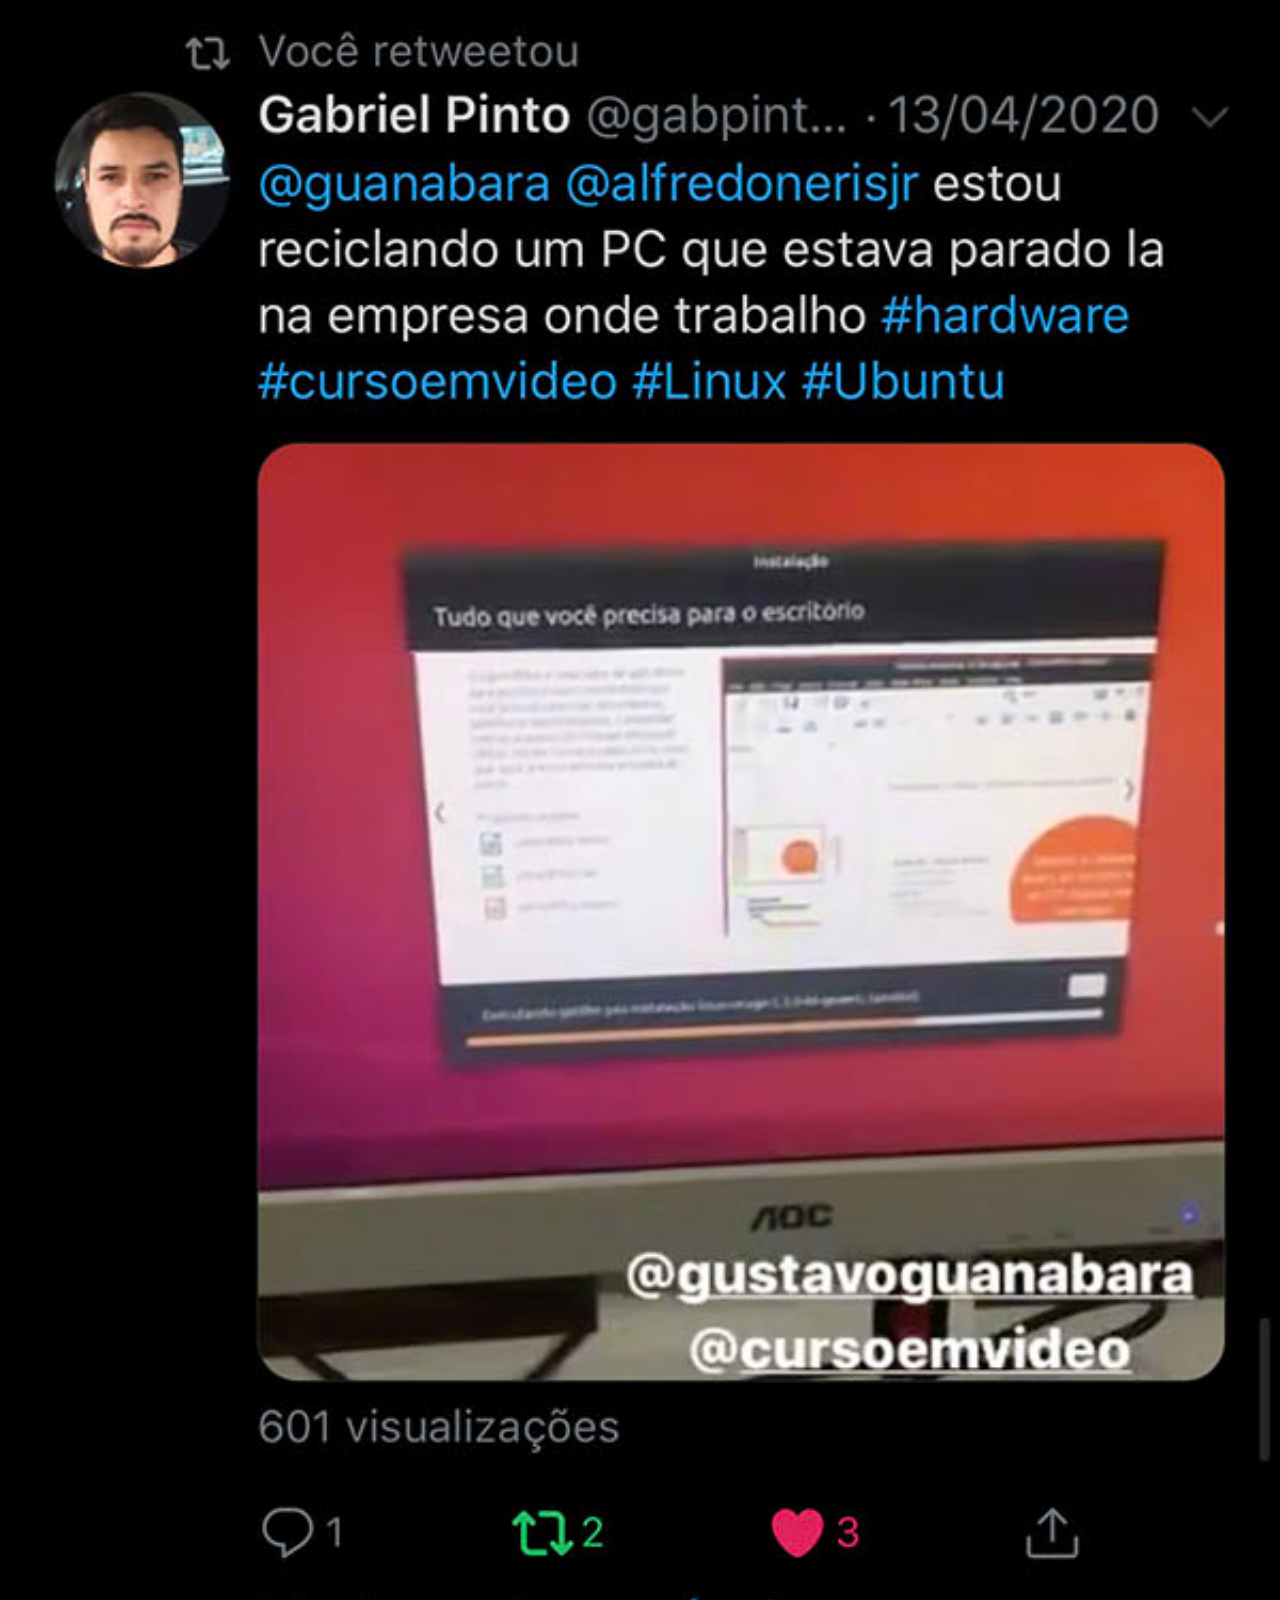
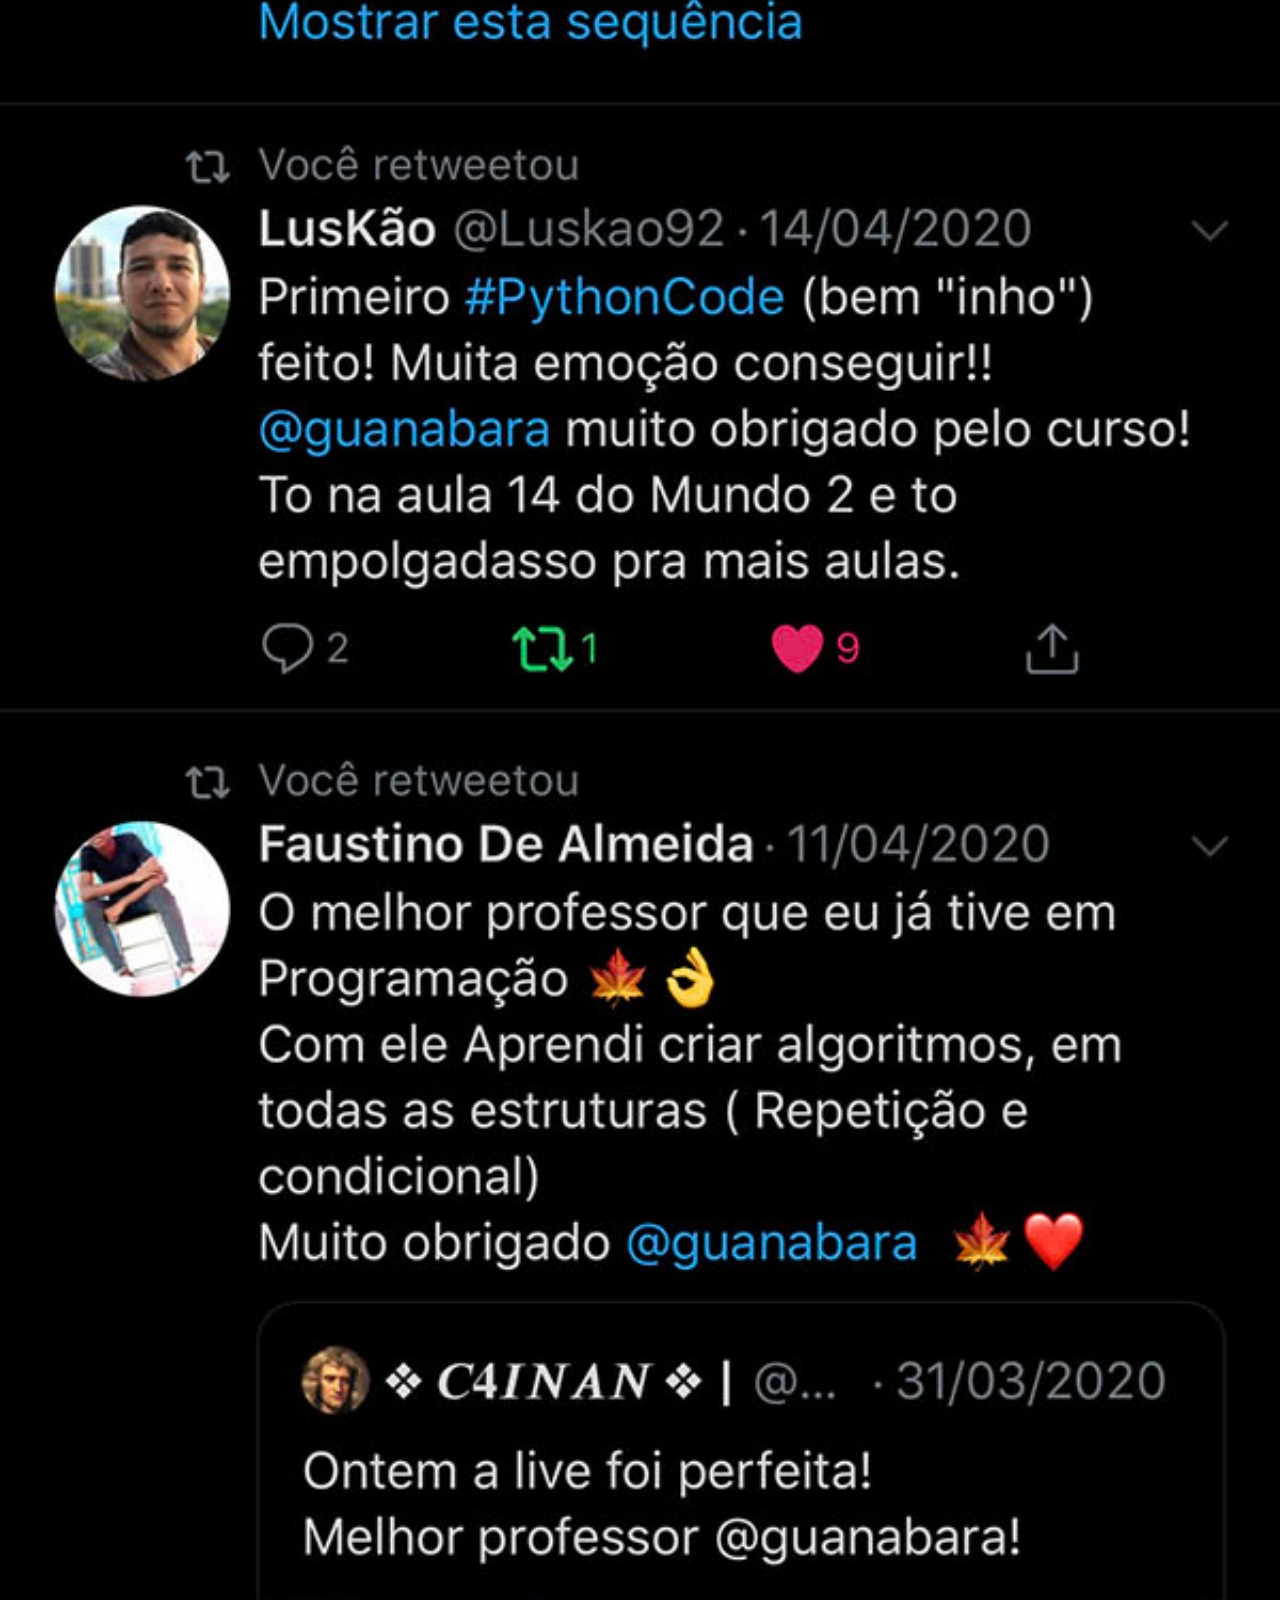
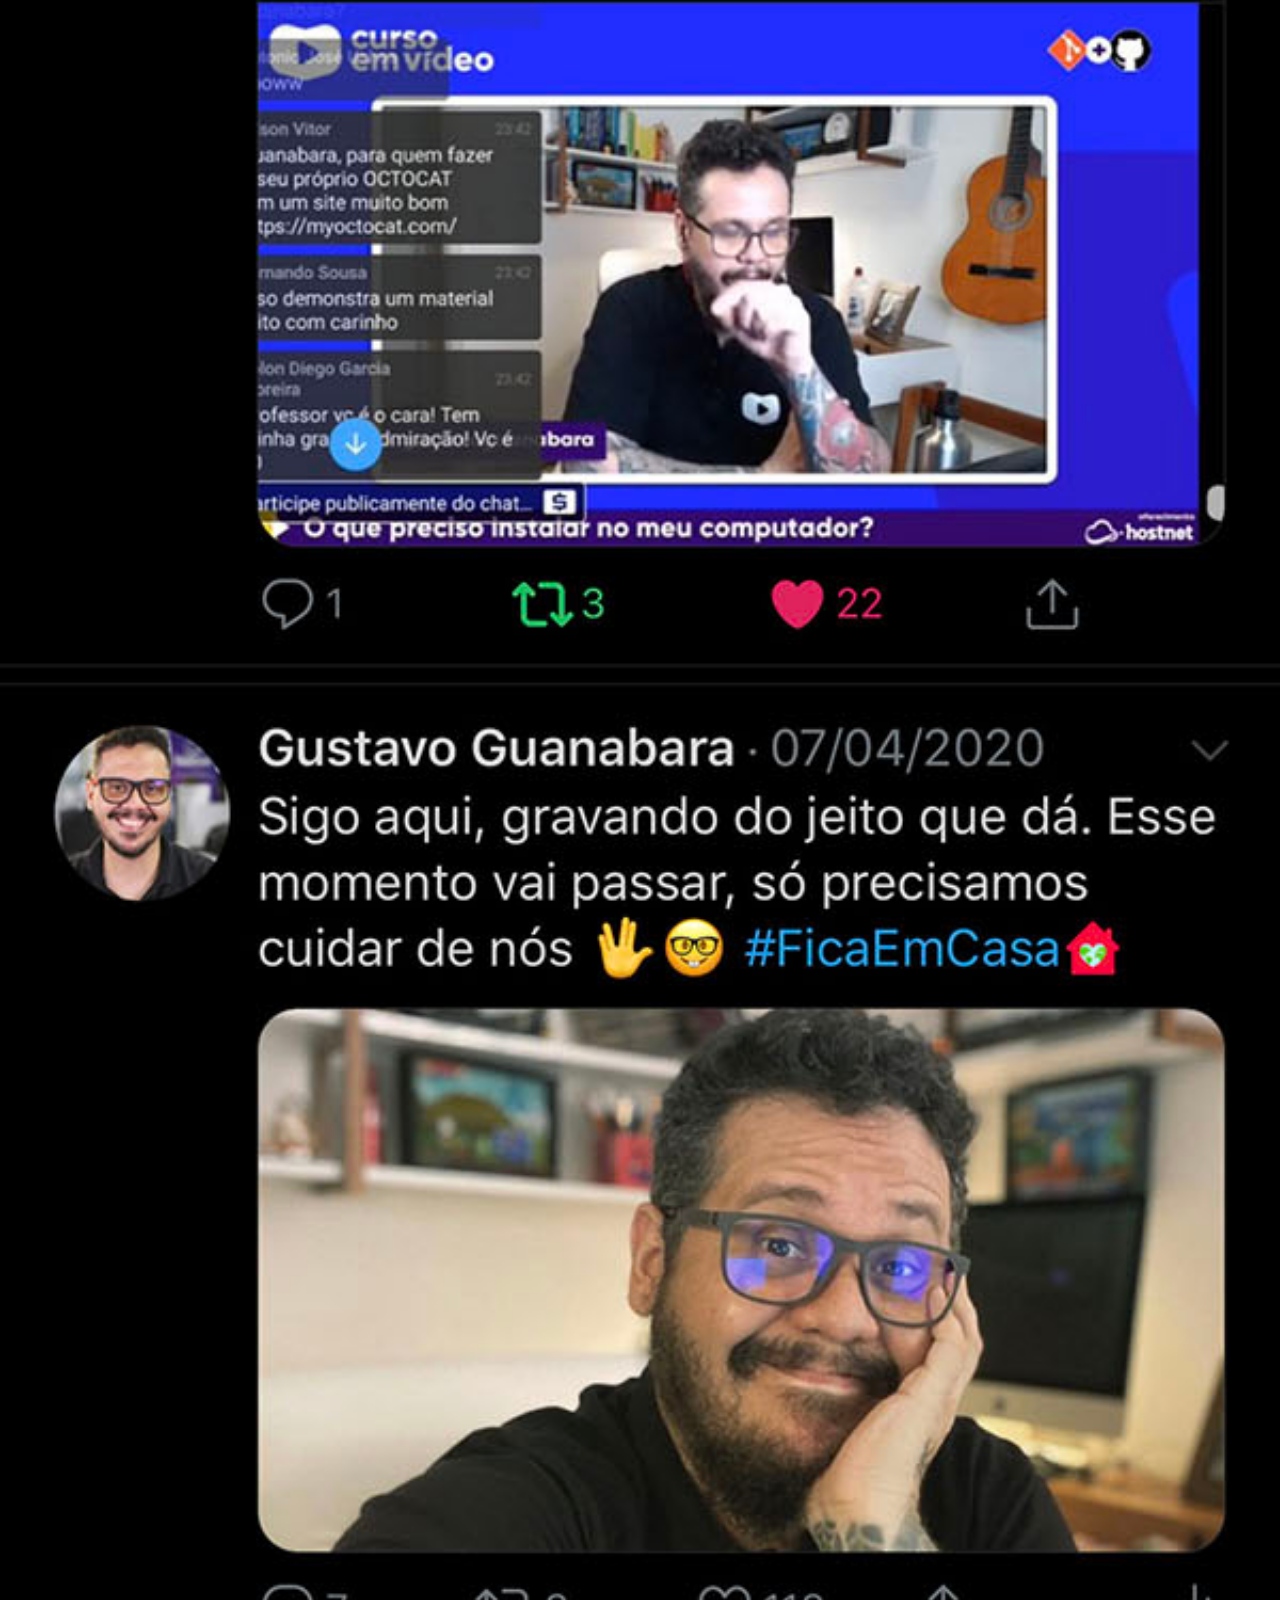
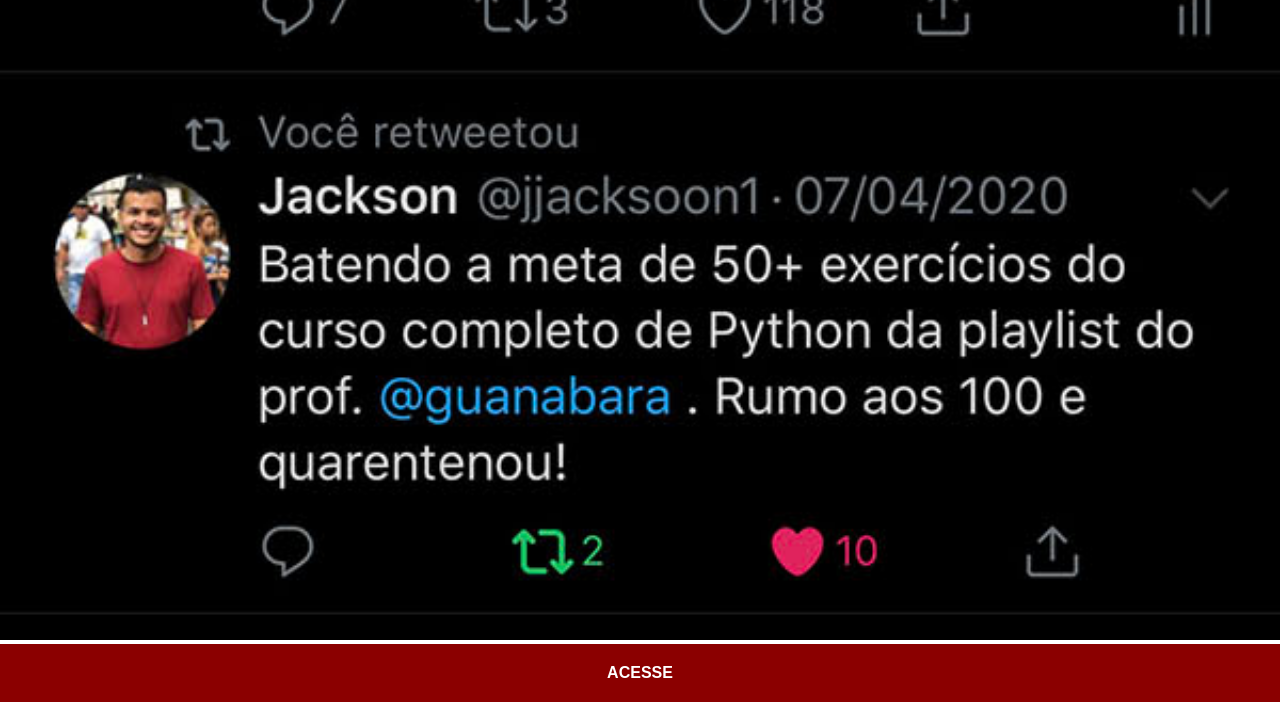
<file: twitter.html>
<!DOCTYPE html>
<html lang=pt-br">
<head>
    <meta charset="UTF-8">
    <meta name="viewport" content="width=device-width, initial-scale=1.0">
    <title>Twitter</title>
    <link rel="stylesheet" href="estilos/social.css">
</head>
<body>
    <img src="imagens/tela-twitter.jpg" alt="Twitter">
    <a href="#">ACESSE</a>
    
</body>
</html>
</file>
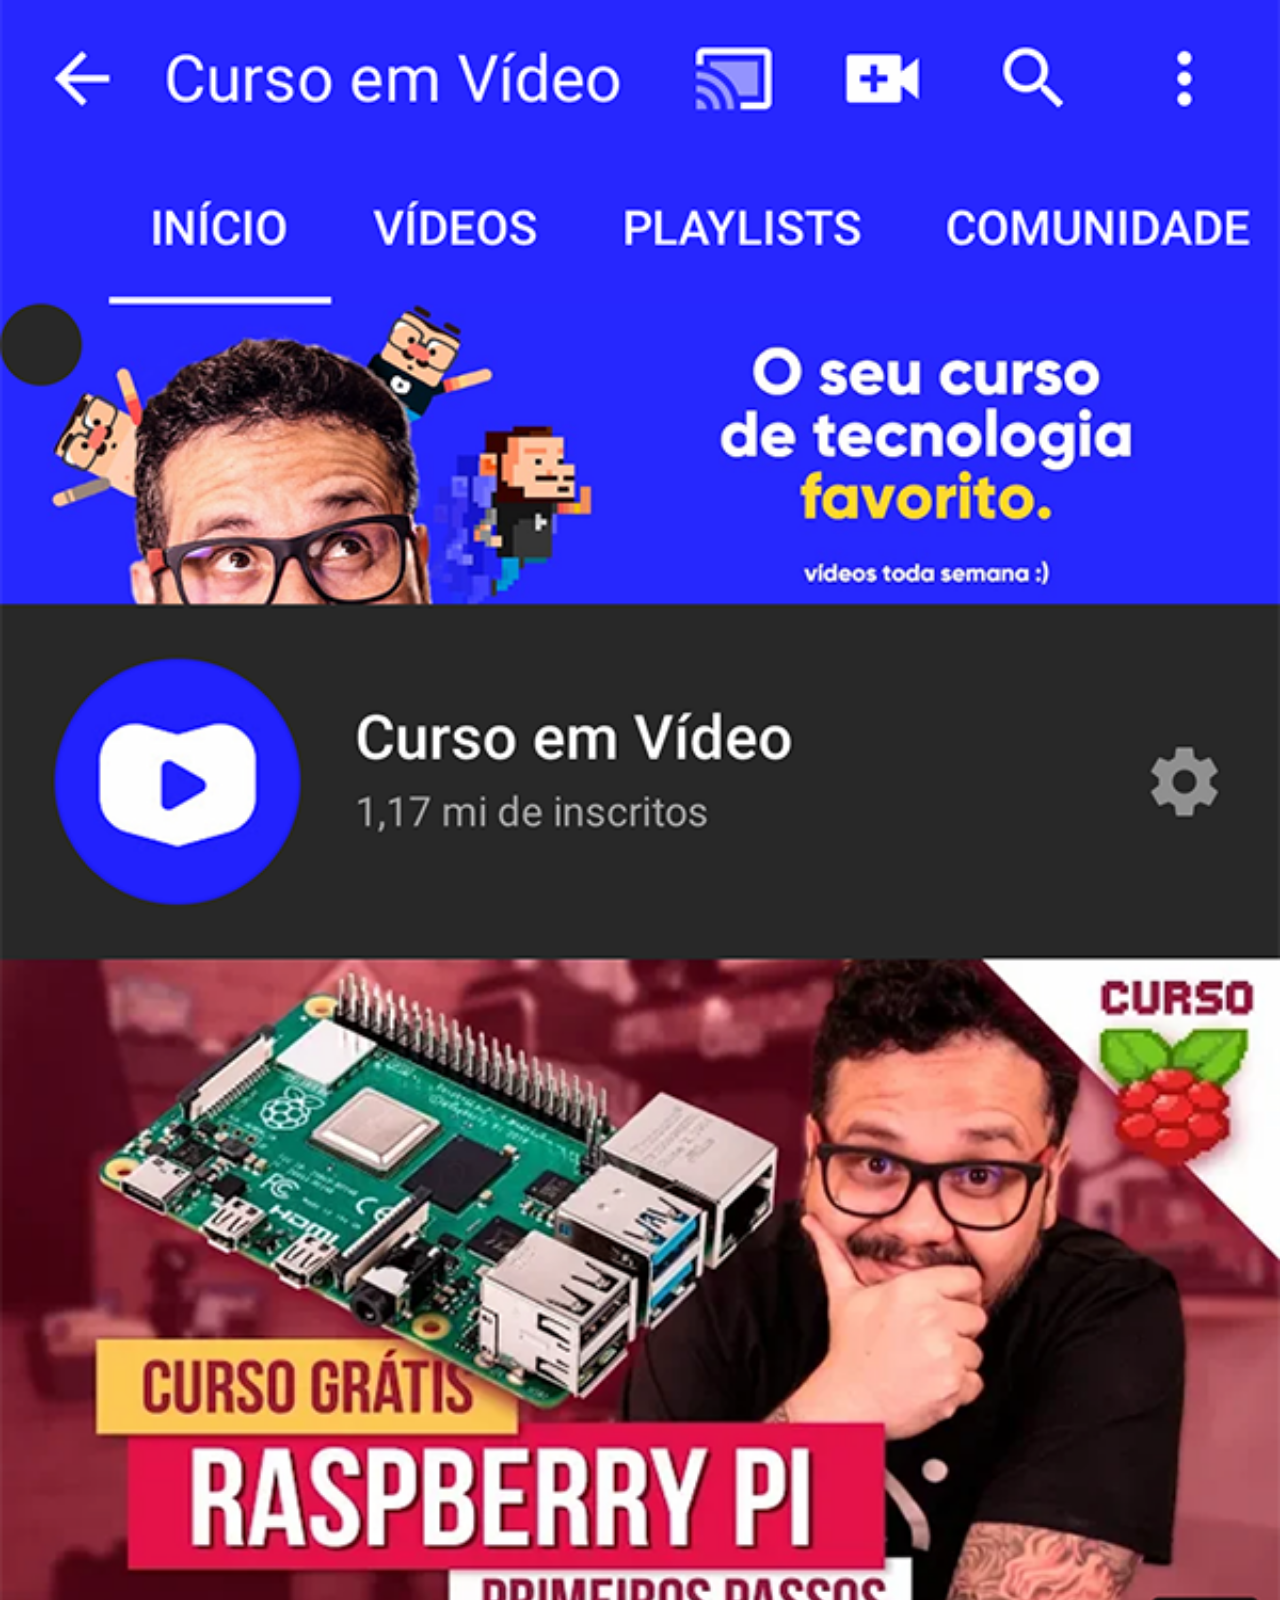
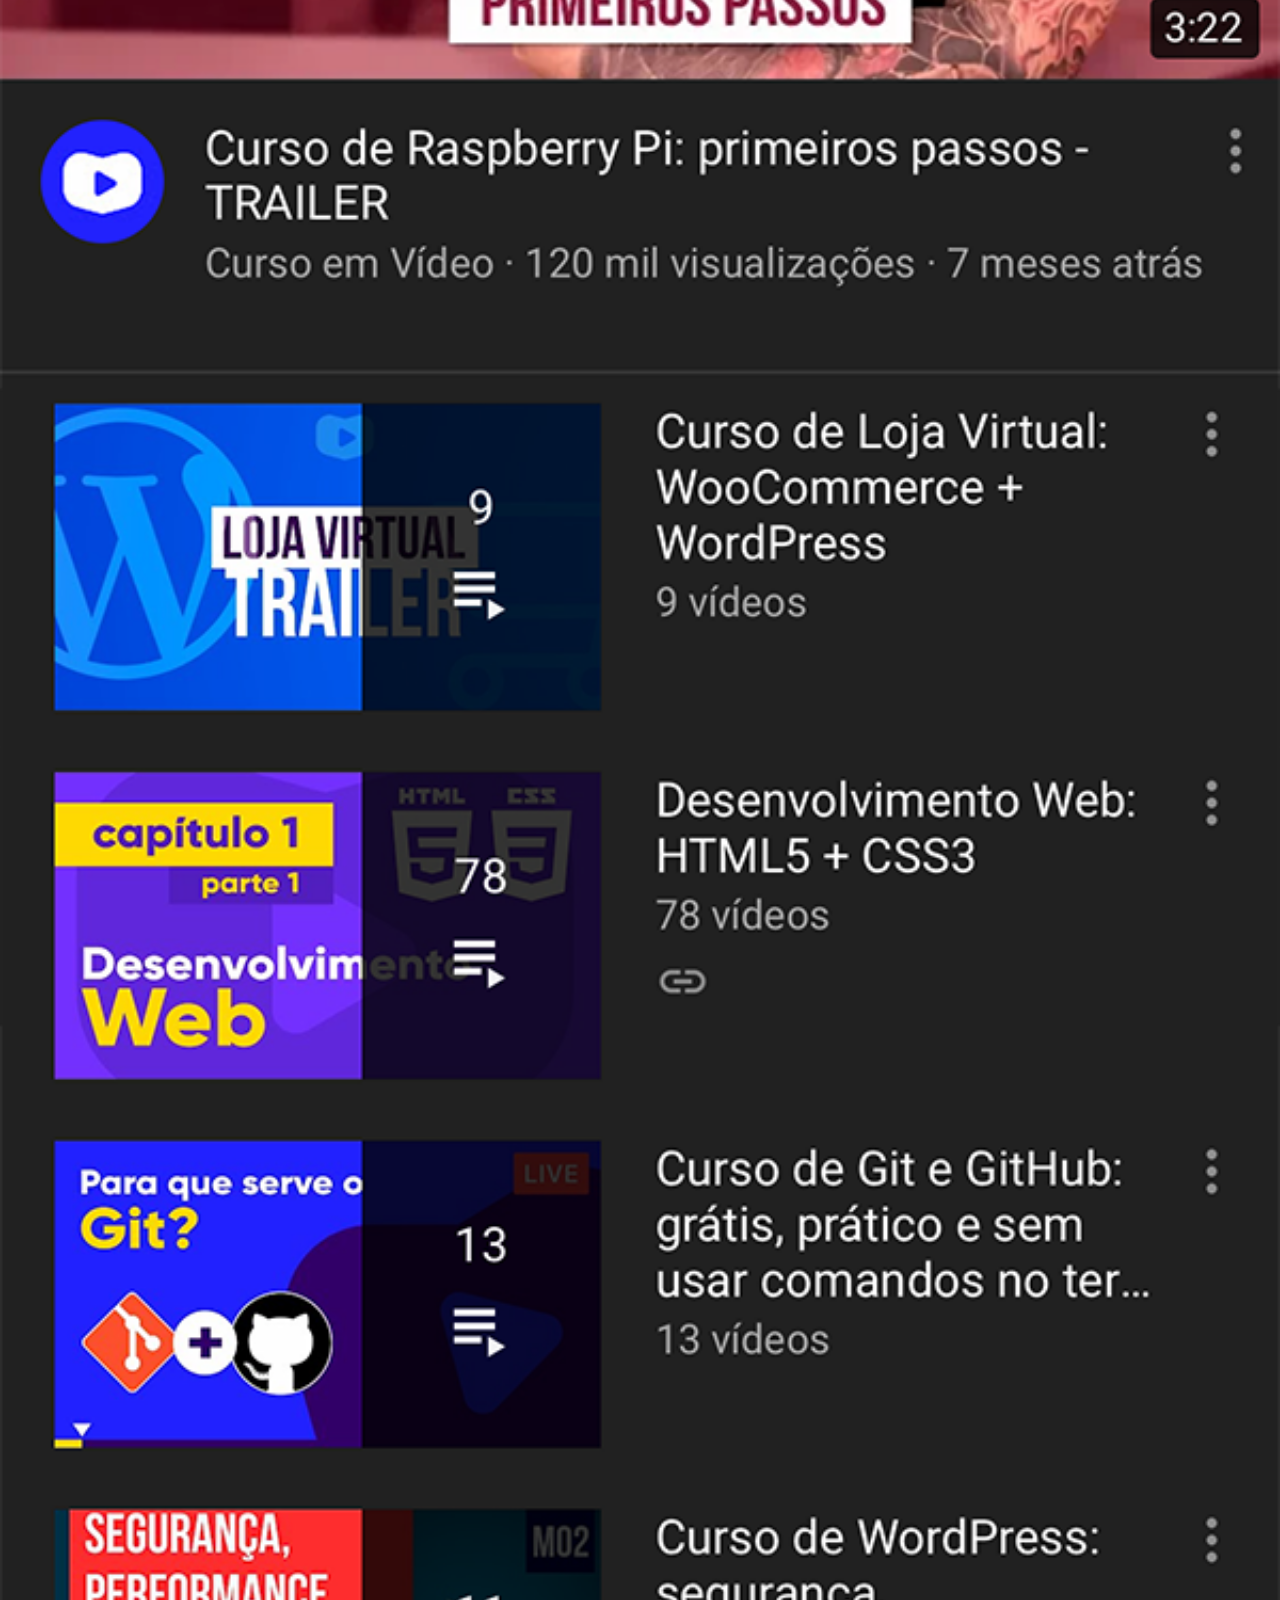
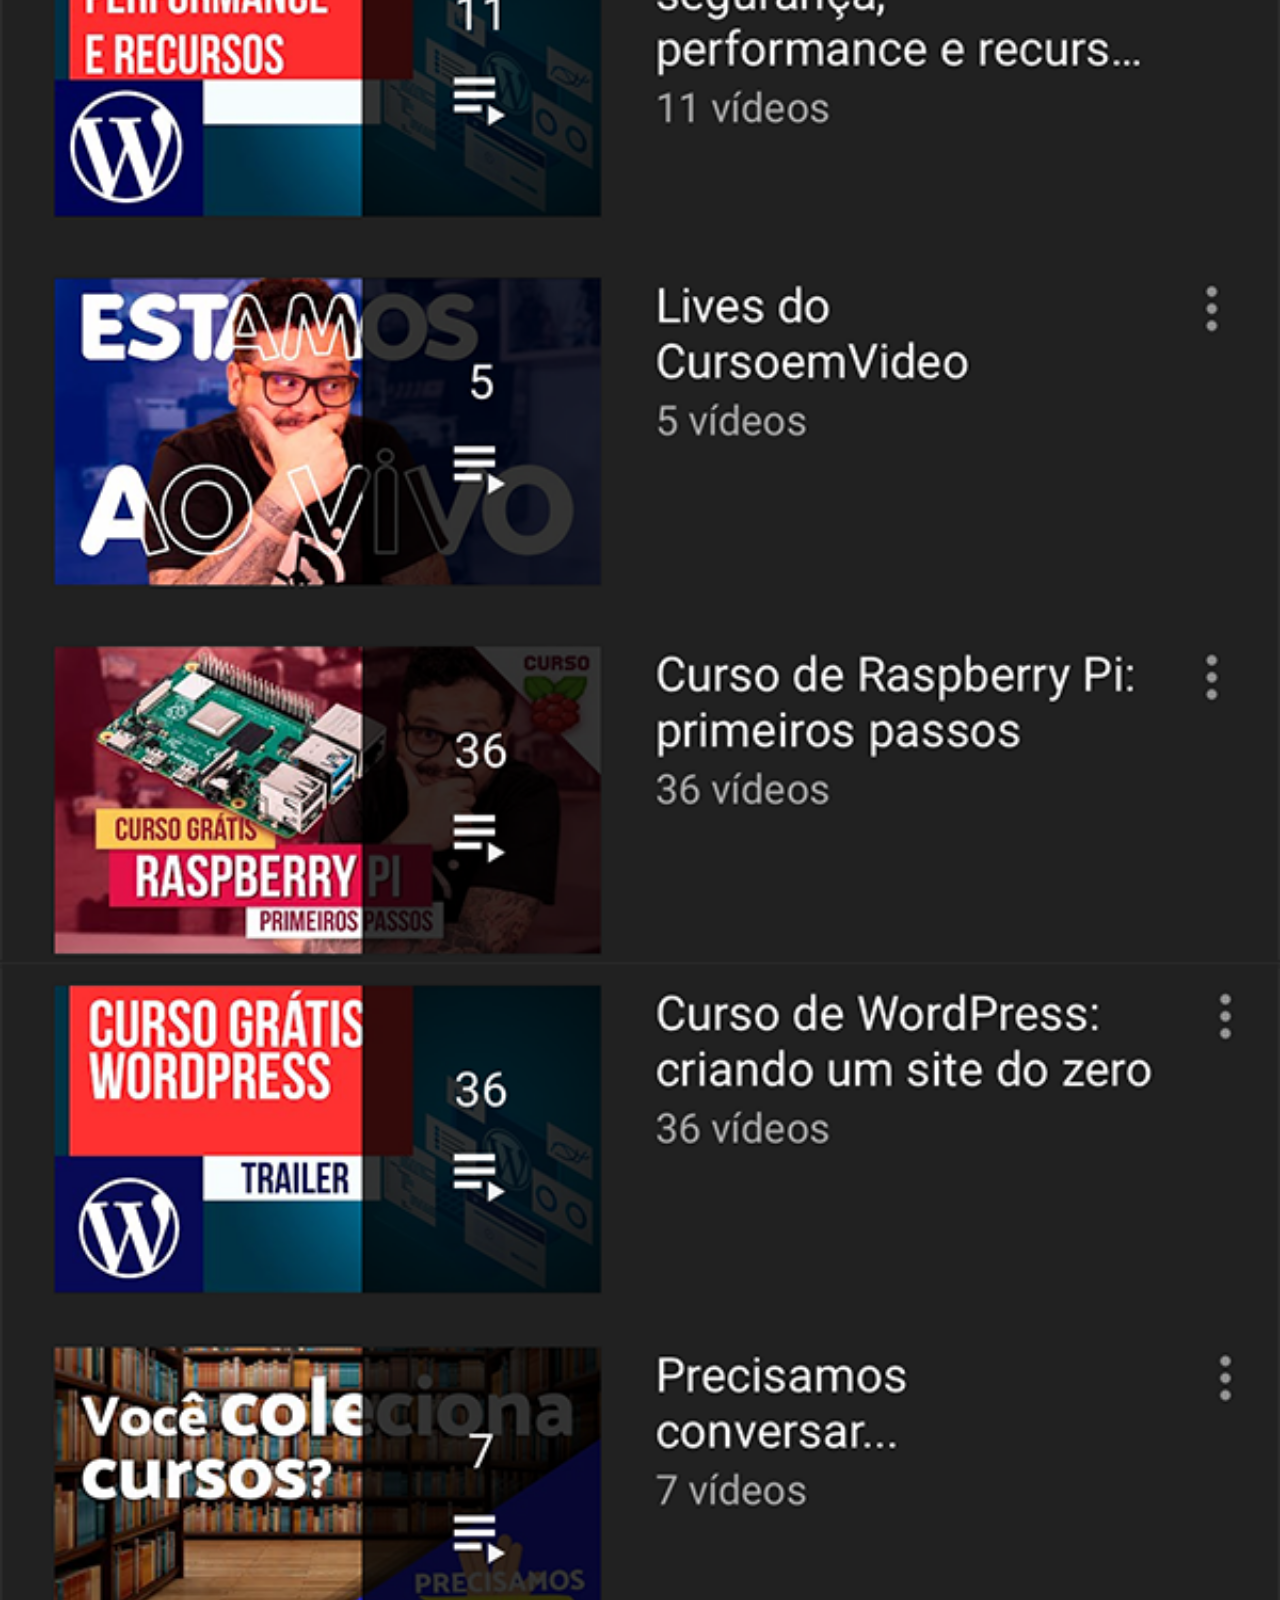
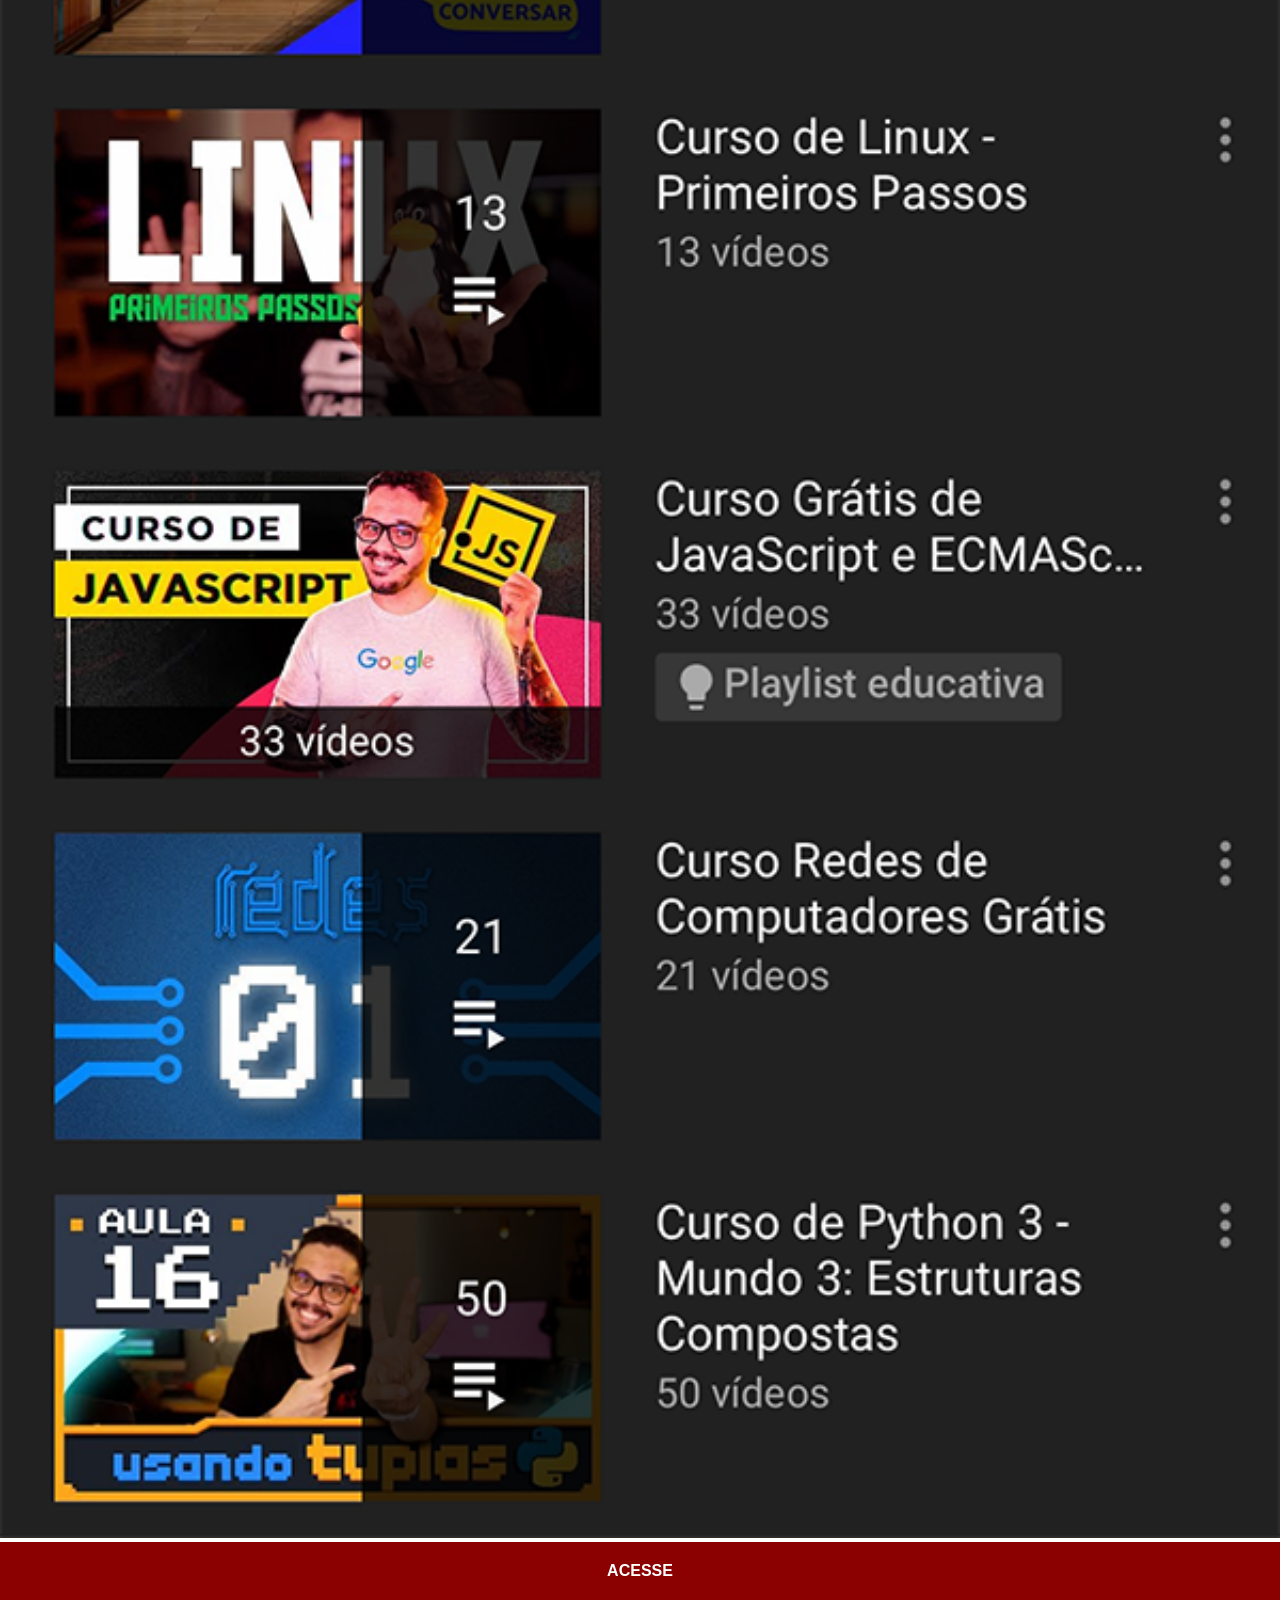
<file: youtube.html>
<!DOCTYPE html>
<html lang="pt-br">
<head>
    <meta charset="UTF-8">
    <meta name="viewport" content="width=device-width, initial-scale=1.0">
    <title>YouTube</title>
    <link rel="stylesheet" href="estilos/social.css">
</head>
<body>
    <img src="imagens/tela-youtube.png" alt="YouTube">
    <a href="https://www.youtube.com/c/CursoemV%C3%ADdeo/videos" target="_blank">ACESSE</a>
    
</body>
</html>
</file>
<file: estilos/style.css>
@charset "UTF-8"

* {
    margin: 0px; 
    padding: 0px;
    font-family: Arial, Helvetica, sans-serif;
}

html, body {
    height: 100vh;
    width: 97vw;
    background-color: black;
}

body {
    background: url('../imagens/fundo-madeira.jpg') no-repeat top center;
    background-size: cover;
    background-attachment: fixed;
}
main {
    position: relative;
    height: 100vh;
}

section#telefone {    
    height: 627px;
    width: 311px;
    position: absolute;
    top: 50%;
    left: 50%;
    transform: translate(-50%, -50%);    
    background: url('../imagens/frame-iphone.png') no-repeat;
}

iframe#tela {
    position: relative;
    top: 80px;
    left: 22px;
    width: 268px;
    height: 470px;
}

section#redes-sociais {
    text-align: right;
}

section#redes-sociais img {
    width: 50px;
    margin: 10px;
    border-radius: 50%;
    box-shadow: 2px 2px 5px rgba(0, 0, 0, 0.452);
    box-sizing: border-box;
}

section#redes-sociais img:hover {
    border: 2px solid rgba(255, 255, 255, 0.664) ;
    transform: translate(-3px, -3px);
    box-shadow: 5px 5px 10px rgba(0, 0, 0, 0.685);
    transition: .2s, border 1s;
}
</file>
<file: estilos/social.css>
* {
    margin: 0px;
    padding: 0px;
    font-family: Arial, Helvetica, sans-serif;
}

::-webkit-scrollbar{
    width: 0px;
    height: 0px;
}

img {
    width: 100vw;
             
}

a {
    display: block;
    color: white;
    text-align: center;
    text-decoration: none;
    font-weight: bold;
    background-color: darkred;
    padding: 20px;
}

a:hover {
    background-color: red;
    
}
</file>
